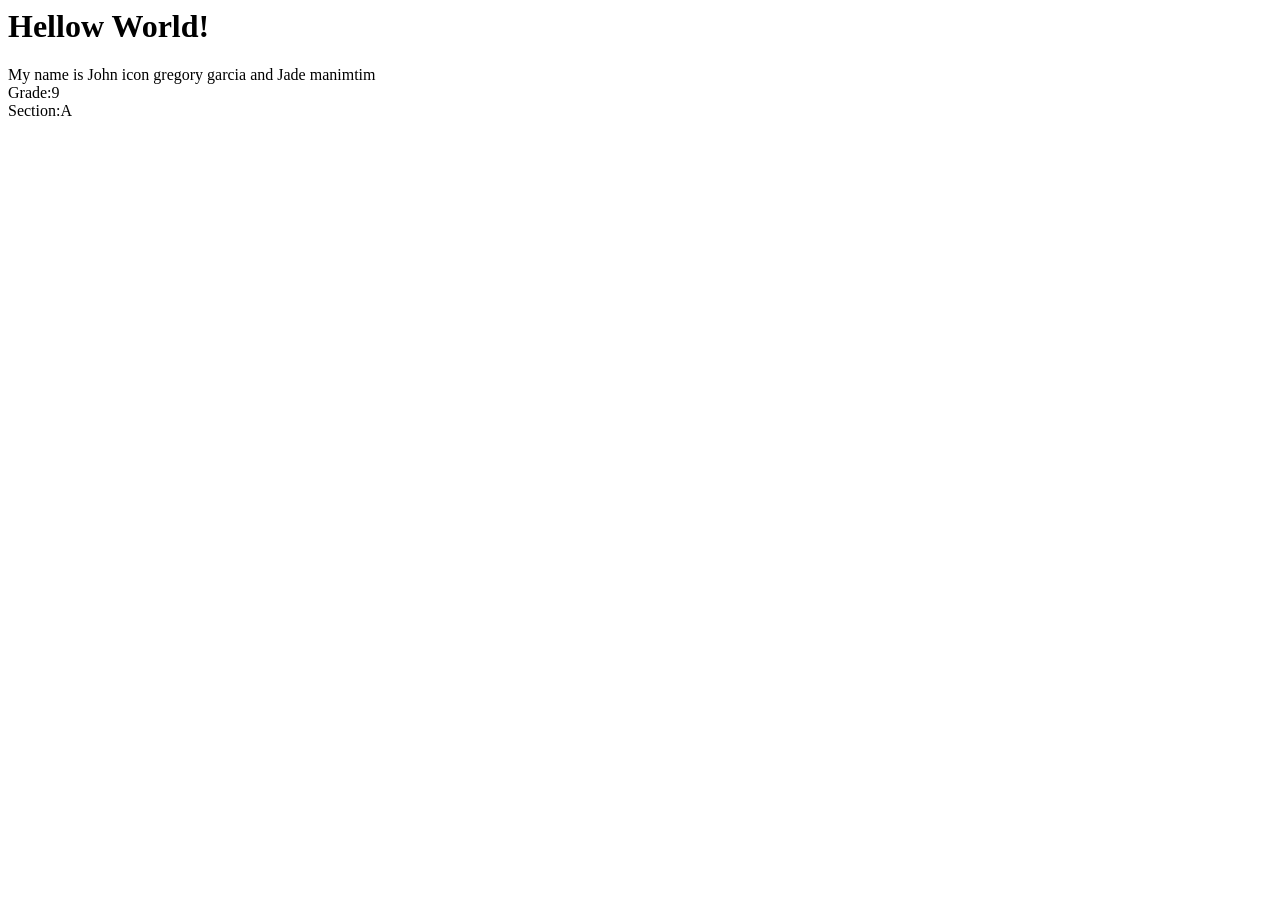
<file: index.html>
<HTML>
 <HEAD>
   <TITLE>ComputerAct1</title>
      <HEAD>
   <BODY>
      <h1>Hellow World!</h1>
      <p>My name is John icon gregory garcia and Jade manimtim<br>Grade:9<br>Section:A<p>
     </BODY>
  </HTML>
</file>
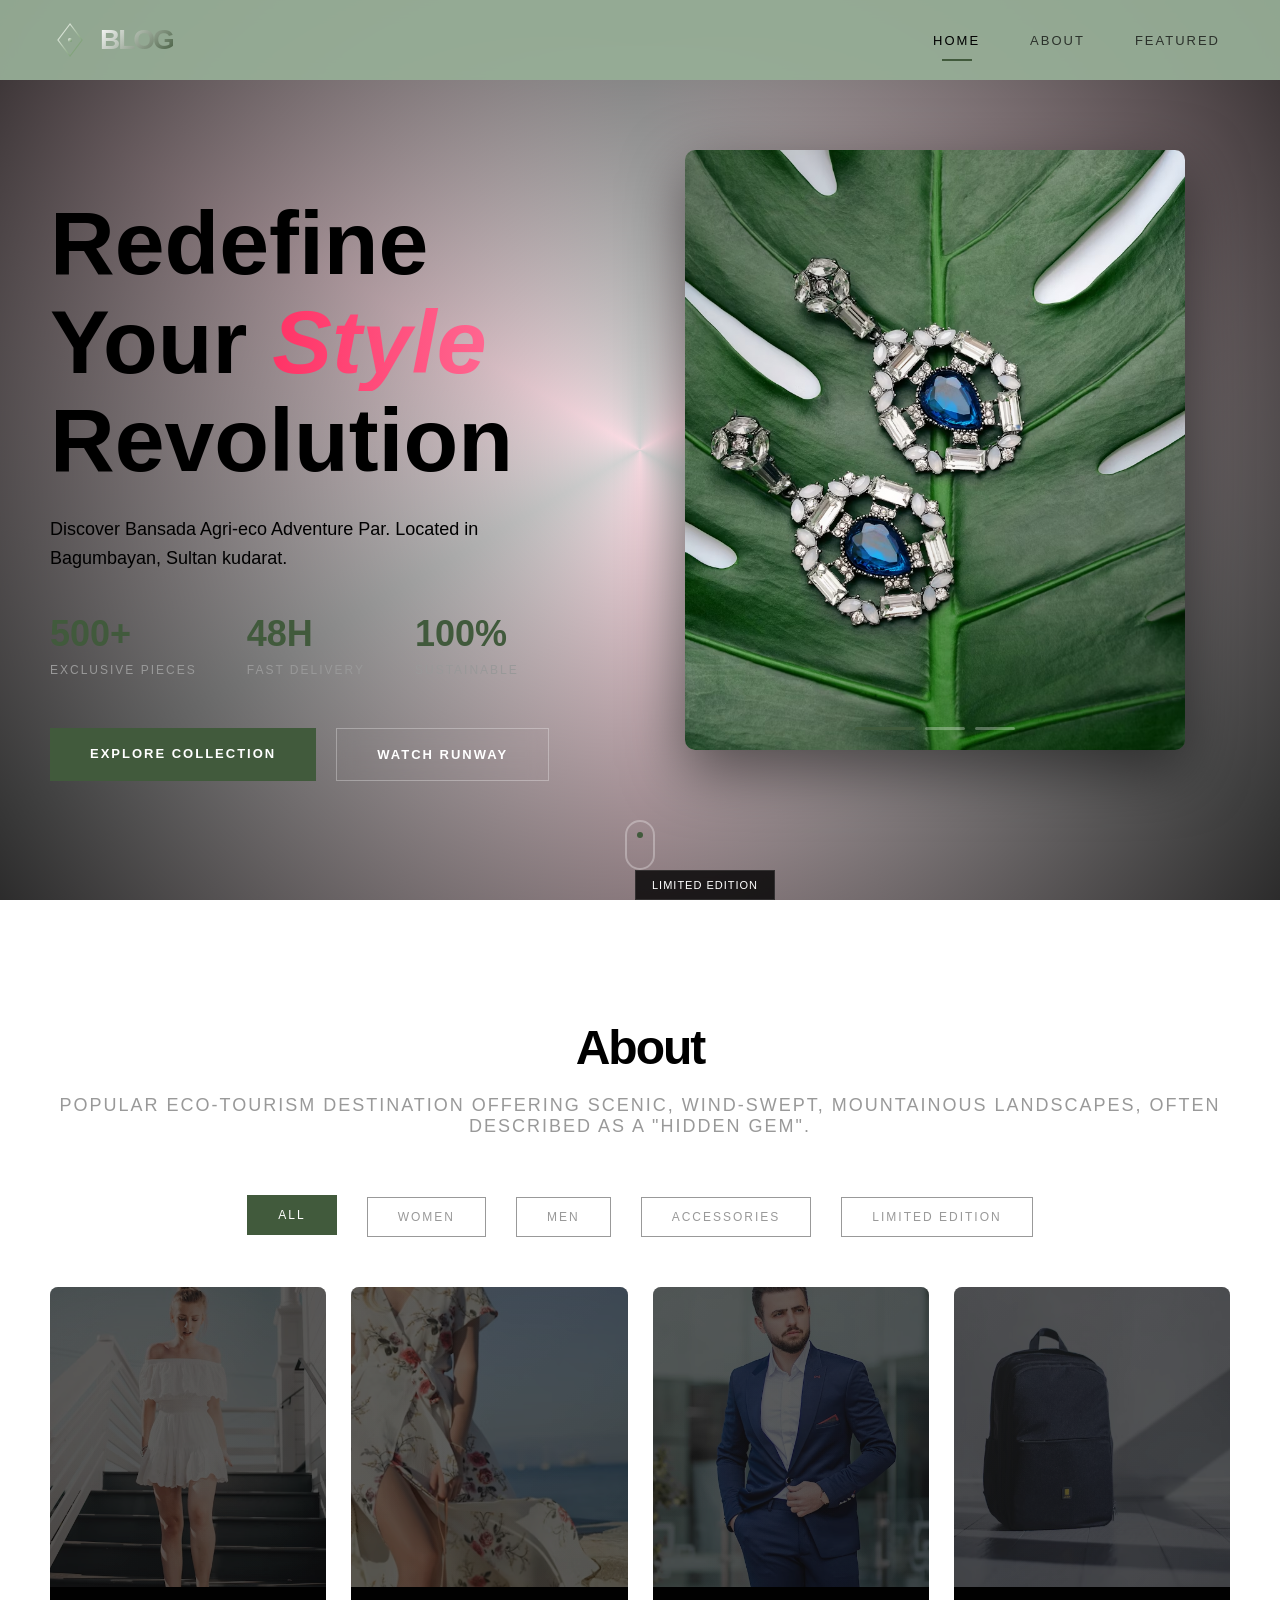
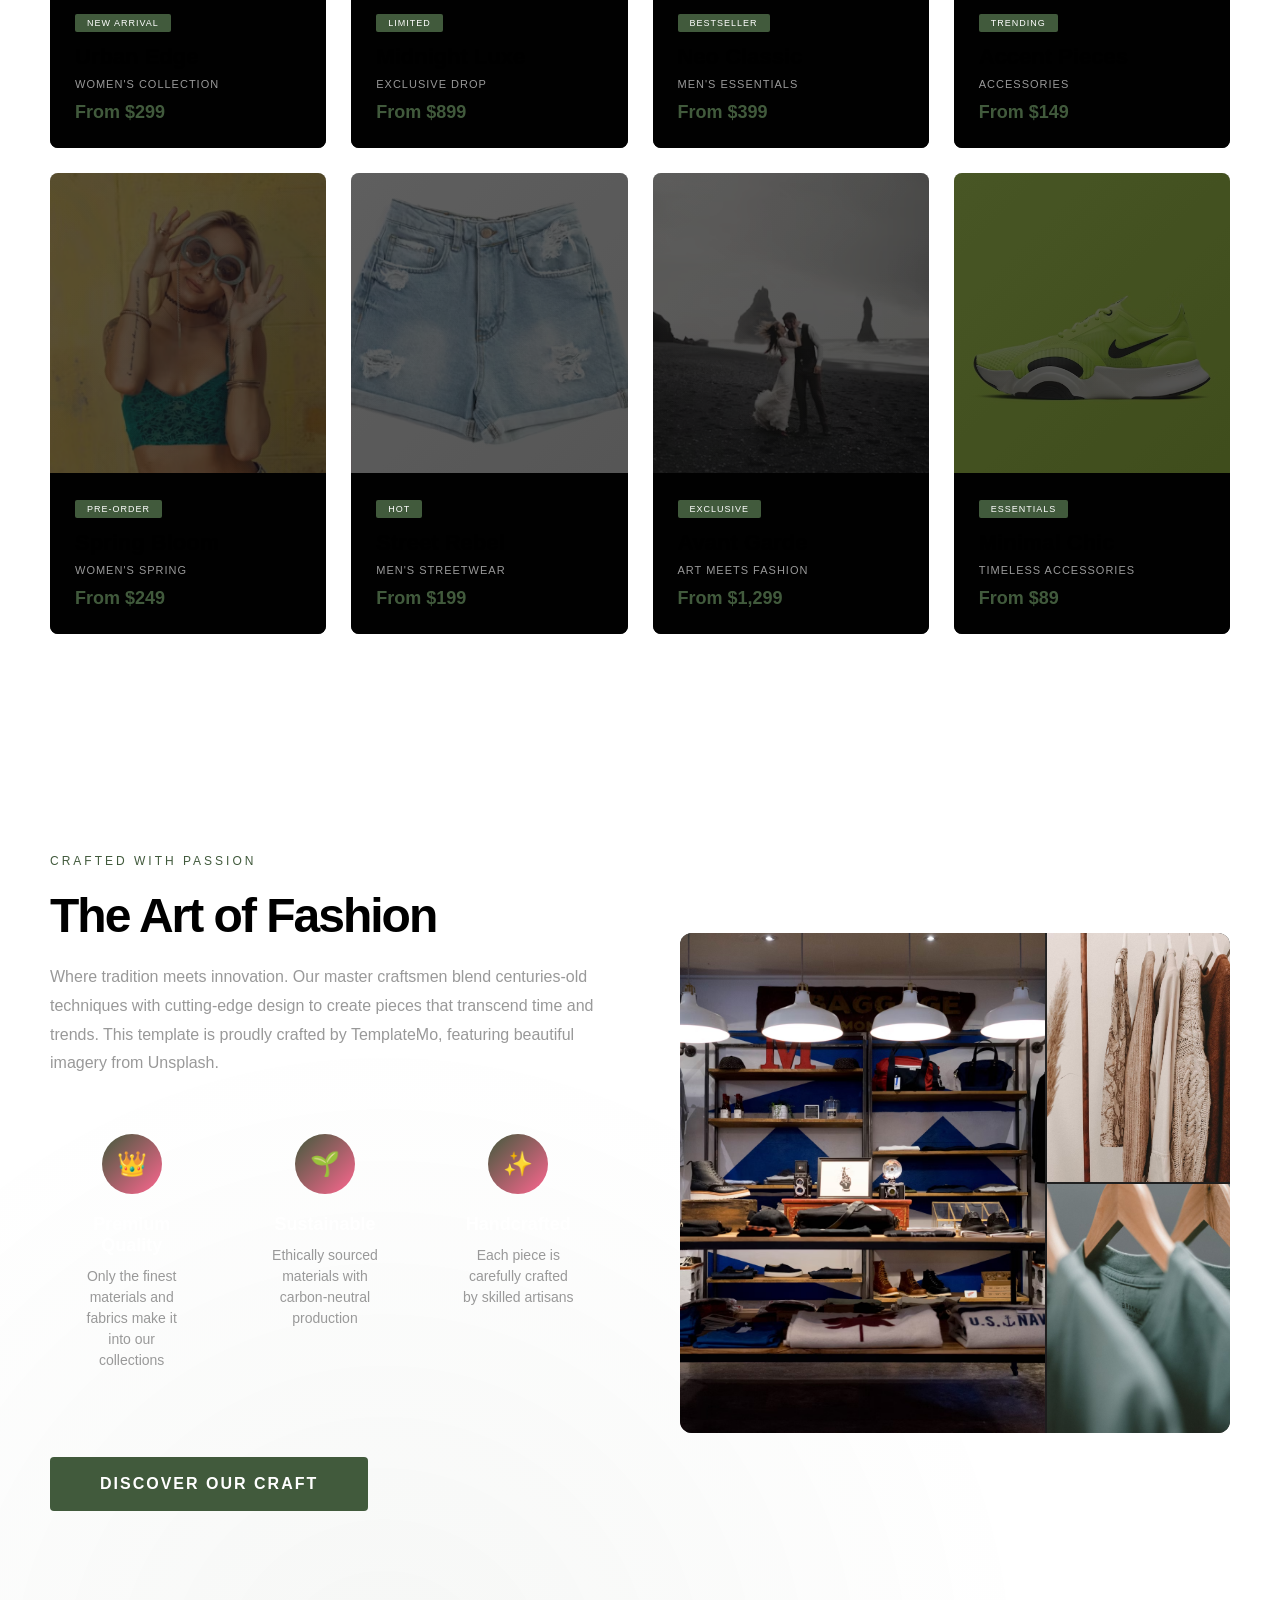
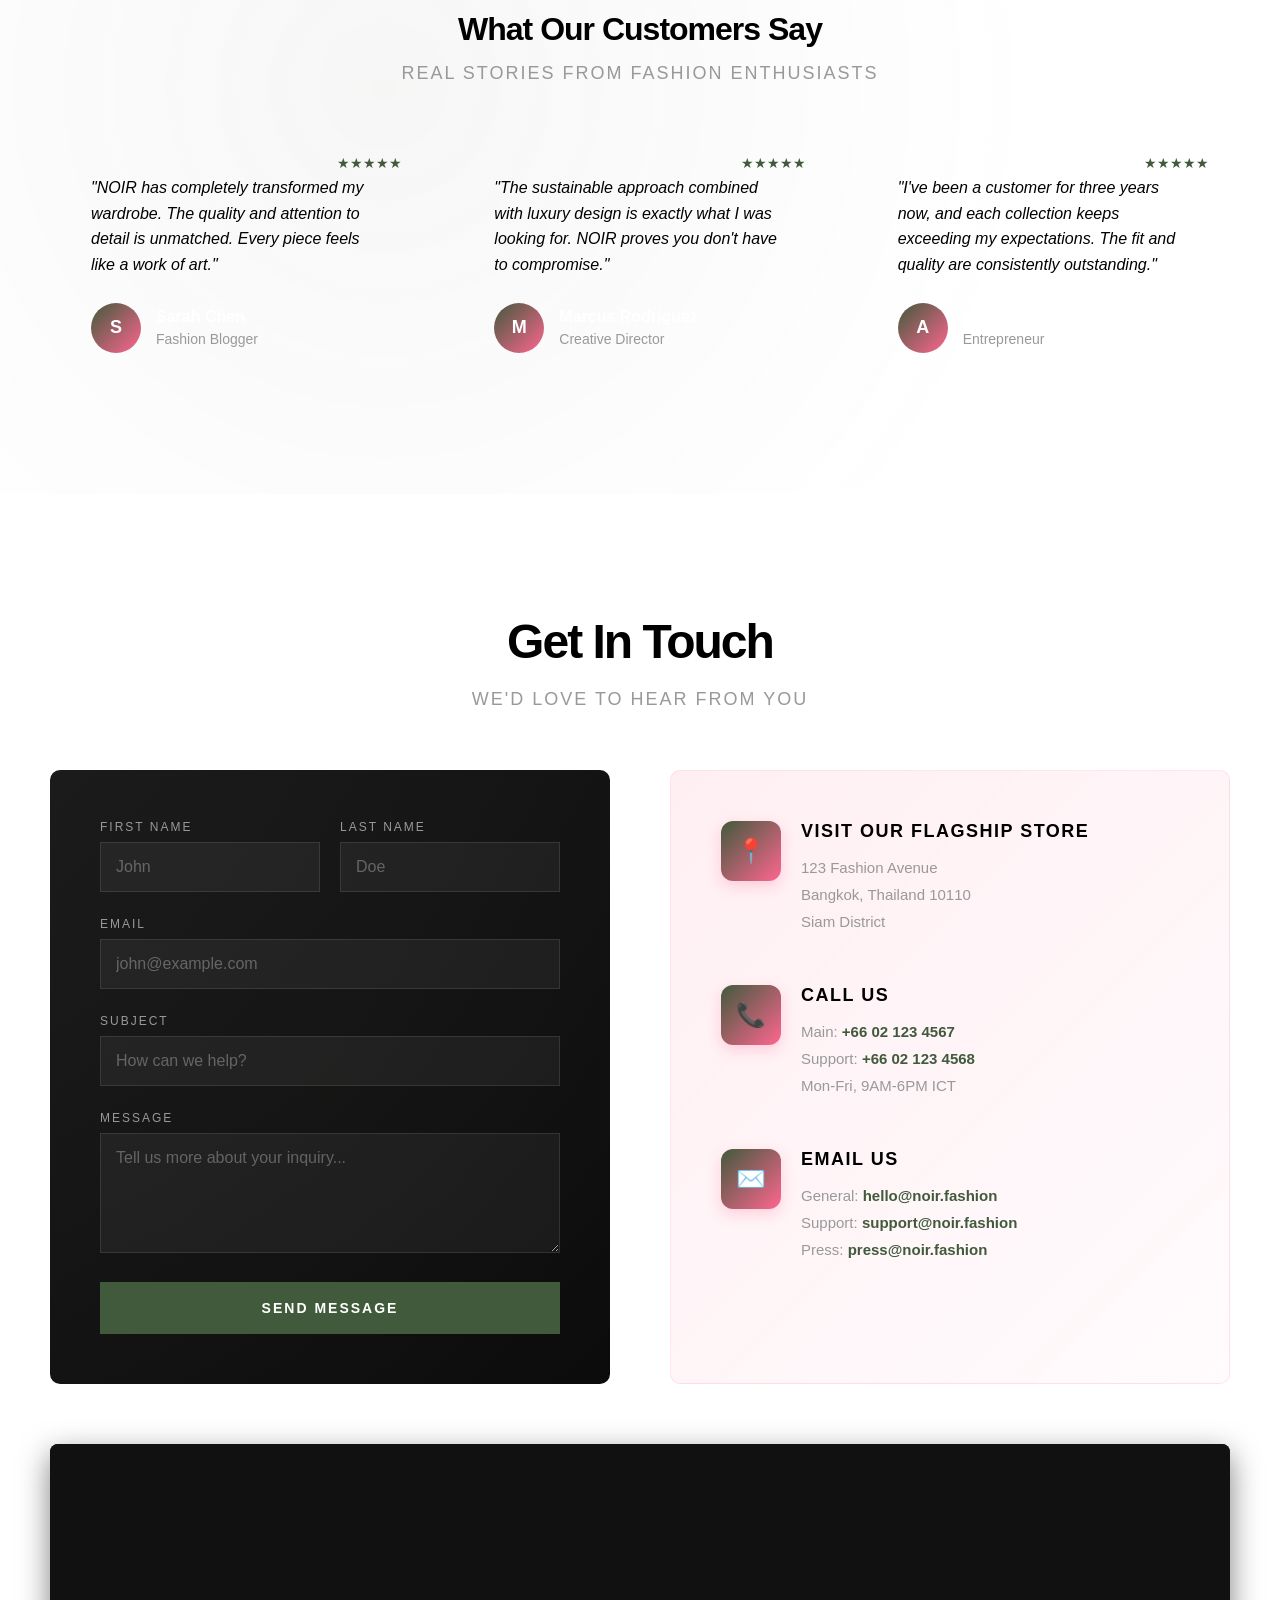
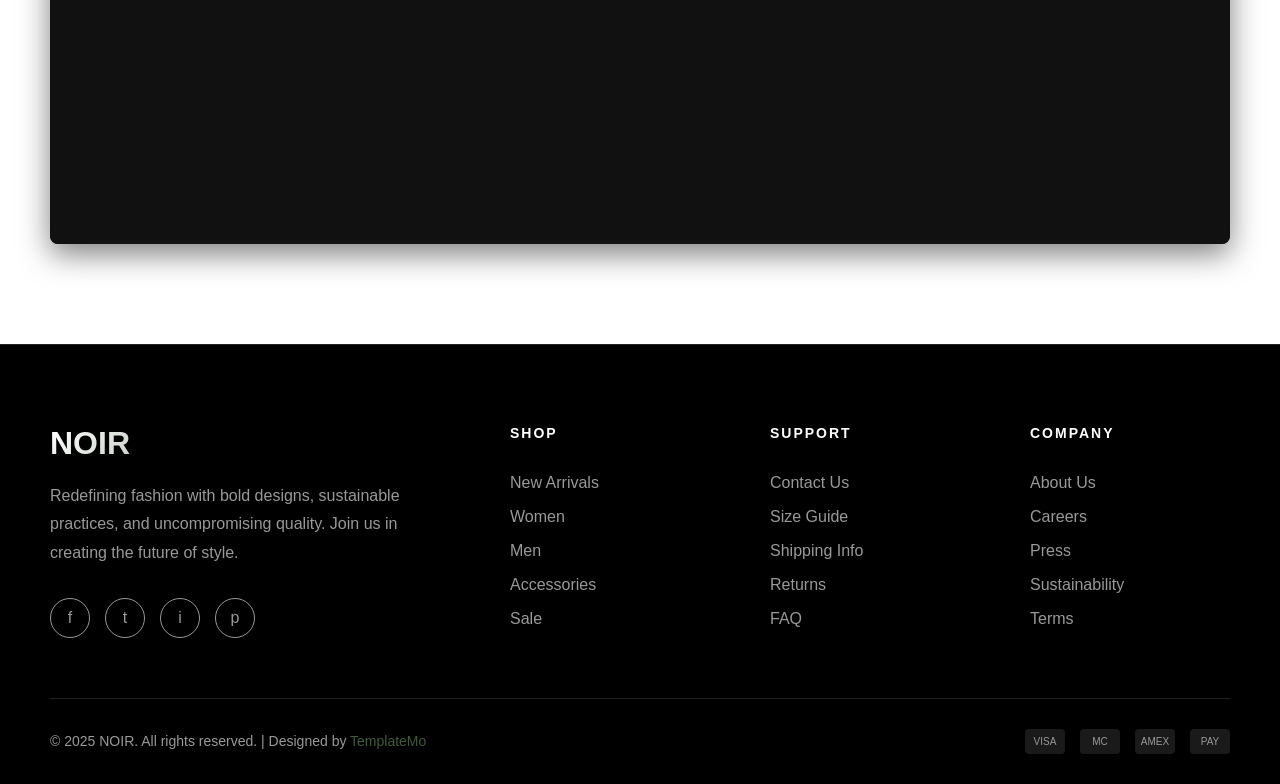
<file: templatemo_599_noir_fashion/index.html>
<!DOCTYPE html>
<html lang="en">
<head>
    <meta charset="UTF-8">
    <meta name="viewport" content="width=device-width, initial-scale=1.0">
    <title>Travel Blog</title>
    <link rel="stylesheet" href="templatemo-noir-fashion.css">
<!-- 
TemplateMo 599 Noir Fashion
https://templatemo.com/tm-599-noir-fashion
-->
</head>
<body>
    <nav id="navbar">
        <div class="nav-container">
            <a href="#home" class="logo-link">
                <svg class="logo-svg" viewBox="0 0 100 100" xmlns="http://www.w3.org/2000/svg">
                    <defs>
                        <linearGradient id="logoGrad" x1="0%" y1="0%" x2="100%" y2="100%">
                            <stop offset="0%" style="stop-color:#fff;stop-opacity:1" />
                            <stop offset="100%" style="stop-color:#5a8551;stop-opacity:1" />
                        </linearGradient>
                    </defs>
                    <polygon points="50,10 20,50 50,90 80,50" fill="none" stroke="url(#logoGrad)" stroke-width="3"/>
                    <circle cx="50" cy="50" r="5" fill="url(#logoGrad)"/>
                </svg>
                <span class="logo-text">BLOG</span>
            </a>
            <ul class="nav-links">
                <li><a href="#home" class="nav-link active">Home</a></li>
                <li><a href="#collections" class="nav-link">About</a></li>
                <li><a href="#featured" class="nav-link">Featured</a></li>
                
            </ul>
            <div class="menu-toggle" id="menuToggle">
                <span></span>
                <span></span>
                <span></span>
            </div>
        </div>
    </nav>

    <div class="mobile-nav" id="mobileNav">
        <ul class="mobile-nav-links">
            <li><a href="#home">Home</a></li>
            <li><a href="#collections">About</a></li>
            <li><a href="#featured">Featured</a></li>
        </ul>
    </div>

    <section class="hero" id="home">
        <div class="hero-bg"></div>
        <div class="hero-container">
            <div class="hero-left">
                <h1 class="hero-title">
                    <span class="line"><span>Redefine</span></span>
                    <span class="line"><span>Your <span class="accent">Style</span></span></span>
                    <span class="line"><span>Revolution</span></span>
                </h1>
                <p class="hero-description">
                    Discover Bansada Agri-eco Adventure Par. Located in Bagumbayan, Sultan kudarat.
                </p>
                <div class="hero-stats">
                    <div class="stat">
                        <span class="stat-number">500+</span>
                        <span class="stat-label">Exclusive Pieces</span>
                    </div>
                    <div class="stat">
                        <span class="stat-number">48H</span>
                        <span class="stat-label">Fast Delivery</span>
                    </div>
                    <div class="stat">
                        <span class="stat-number">100%</span>
                        <span class="stat-label">Sustainable</span>
                    </div>
                </div>
                <div class="cta-group">
                    <a href="#collections" class="cta-button primary">Explore Collection</a>
                    <a href="#featured" class="cta-button outline">Watch Runway</a>
                </div>
            </div>
            <div class="hero-right">
                <div class="hero-image-wrapper">
                    <div class="hero-carousel">
                        <div class="carousel-slide active">
                            <img src="images/noir-fashion-hero-01.avif" alt="Fashion Model 1">
                        </div>
                        <div class="carousel-slide">
                            <img src="images/noir-fashion-hero-02.avif" alt="Fashion Model 2">
                        </div>
                        <div class="carousel-slide">
                            <img src="images/noir-fashion-hero-03.avif" alt="Fashion Model 3">
                        </div>
                        <div class="carousel-overlay"></div>
                        <div class="carousel-indicators">
                            <span class="indicator active" data-slide="0"></span>
                            <span class="indicator" data-slide="1"></span>
                            <span class="indicator" data-slide="2"></span>
                        </div>
                    </div>
                    <div class="floating-tags">
                        <div class="tag">Limited Edition</div>
                        <div class="tag">Handcrafted</div>
                        <div class="tag">Premium Quality</div>
                    </div>
                </div>
            </div>
        </div>
        <div class="scroll-indicator">
            <span></span>
        </div>
    </section>

    <section class="collections" id="collections">
        <div class="section-header">
            <h2 class="section-title">About</h2>
            <p class="section-subtitle">Popular eco-tourism destination offering scenic, wind-swept, mountainous landscapes, often described as a "hidden gem". </p>
        </div>
        
        <div class="category-tabs">
            <button class="tab-btn active" data-category="all">All</button>
            <button class="tab-btn" data-category="women">Women</button>
            <button class="tab-btn" data-category="men">Men</button>
            <button class="tab-btn" data-category="accessories">Accessories</button>
            <button class="tab-btn" data-category="limited">Limited Edition</button>
        </div>

        <div class="grid" id="collectionsGrid">
            <div class="collection-card" data-category="women">
                <div class="collection-thumbnail">
                    <img src="images/urban-edge.avif" alt="Urban Edge Women's Collection">
                </div>
                <div class="card-content">
                    <span class="card-badge">New Arrival</span>
                    <h3 class="card-title">Urban Edge</h3>
                    <p class="card-subtitle">Women's Collection</p>
                    <p class="card-price">From $299</p>
                </div>
            </div>
            <div class="collection-card" data-category="limited">
                <div class="collection-thumbnail">
                    <img src="images/midnight-luxe.avif" alt="Midnight Luxe Limited Edition">
                </div>
                <div class="card-content">
                    <span class="card-badge">Limited</span>
                    <h3 class="card-title">Midnight Luxe</h3>
                    <p class="card-subtitle">Exclusive Drop</p>
                    <p class="card-price">From $899</p>
                </div>
            </div>
            <div class="collection-card" data-category="men">
                <div class="collection-thumbnail">
                    <img src="images/neo-classic.avif" alt="Neo Classic Men's Essentials">
                </div>
                <div class="card-content">
                    <span class="card-badge">Bestseller</span>
                    <h3 class="card-title">Neo Classic</h3>
                    <p class="card-subtitle">Men's Essentials</p>
                    <p class="card-price">From $399</p>
                </div>
            </div>
            <div class="collection-card" data-category="accessories">
                <div class="collection-thumbnail">
                    <img src="images/accent-pieces.avif" alt="Accent Pieces Accessories">
                </div>
                <div class="card-content">
                    <span class="card-badge">Trending</span>
                    <h3 class="card-title">Accent Pieces</h3>
                    <p class="card-subtitle">Accessories</p>
                    <p class="card-price">From $149</p>
                </div>
            </div>
            <div class="collection-card" data-category="women">
                <div class="collection-thumbnail">
                    <img src="images/spring-bloom.avif" alt="Spring Bloom Women's Spring">
                </div>
                <div class="card-content">
                    <span class="card-badge">Pre-Order</span>
                    <h3 class="card-title">Spring Bloom</h3>
                    <p class="card-subtitle">Women's Spring</p>
                    <p class="card-price">From $249</p>
                </div>
            </div>
            <div class="collection-card" data-category="men">
                <div class="collection-thumbnail">
                    <img src="images/street-rebel.avif" alt="Street Rebel Men's Streetwear">
                </div>
                <div class="card-content">
                    <span class="card-badge">Hot</span>
                    <h3 class="card-title">Street Rebel</h3>
                    <p class="card-subtitle">Men's Streetwear</p>
                    <p class="card-price">From $199</p>
                </div>
            </div>
            <div class="collection-card" data-category="limited">
                <div class="collection-thumbnail">
                    <img src="images/avant-garde.avif" alt="Avant Garde Art Meets Fashion">
                </div>
                <div class="card-content">
                    <span class="card-badge">Exclusive</span>
                    <h3 class="card-title">Avant Garde</h3>
                    <p class="card-subtitle">Art Meets Fashion</p>
                    <p class="card-price">From $1,299</p>
                </div>
            </div>
            <div class="collection-card" data-category="accessories">
                <div class="collection-thumbnail">
                    <img src="images/minimal-chic.avif" alt="Minimal Chic Timeless Accessories">
                </div>
                <div class="card-content">
                    <span class="card-badge">Essentials</span>
                    <h3 class="card-title">Minimal Chic</h3>
                    <p class="card-subtitle">Timeless Accessories</p>
                    <p class="card-price">From $89</p>
                </div>
            </div>
        </div>
    </section>

    <section class="featured" id="featured">
        <div class="featured-container">
            <div class="featured-hero">
                <div class="featured-content">
                    <span class="label">Crafted with Passion</span>
                    <h2>The Art of Fashion</h2>
                    <p>Where tradition meets innovation. Our master craftsmen blend centuries-old techniques with cutting-edge design to create pieces that transcend time and trends. This template is proudly crafted by TemplateMo, featuring beautiful imagery from Unsplash.</p>
                    
                    <div class="feature-highlights">
                        <div class="highlight-item">
                            <div class="highlight-icon">👑</div>
                            <div class="highlight-title">Premium Quality</div>
                            <div class="highlight-desc">Only the finest materials and fabrics make it into our collections</div>
                        </div>
                        <div class="highlight-item">
                            <div class="highlight-icon">🌱</div>
                            <div class="highlight-title">Sustainable</div>
                            <div class="highlight-desc">Ethically sourced materials with carbon-neutral production</div>
                        </div>
                        <div class="highlight-item">
                            <div class="highlight-icon">✨</div>
                            <div class="highlight-title">Handcrafted</div>
                            <div class="highlight-desc">Each piece is carefully crafted by skilled artisans</div>
                        </div>
                    </div>
                    
                    <a href="#collections" class="feature-cta">Discover Our Craft</a>
                </div>
                
                <div class="featured-image-section">
                    <div class="featured-image-grid">
                        <div class="featured-img">
                            <img src="images/art-of-fashion-01.avif" alt="Fashion Collection Showcase">
                        </div>
                        <div class="featured-img">
                            <img src="images/art-of-fashion-02.avif" alt="Luxury Fashion Details">
                        </div>
                        <div class="featured-img">
                            <img src="images/art-of-fashion-03.avif" alt="Artisan Craftsmanship">
                        </div>
                    </div>
                </div>
            </div>
            
            <div class="testimonials">
                <div class="testimonials-header">
                    <h3>What Our Customers Say</h3>
                    <p class="section-subtitle">Real stories from fashion enthusiasts</p>
                </div>
                
                <div class="testimonials-grid">
                    <div class="testimonial-card">
                        <div class="testimonial-rating">★★★★★</div>
                        <div class="testimonial-quote">
                            "NOIR has completely transformed my wardrobe. The quality and attention to detail is unmatched. Every piece feels like a work of art."
                        </div>
                        <div class="testimonial-author">
                            <div class="author-avatar">S</div>
                            <div class="author-info">
                                <h4>Sarah Chen</h4>
                                <p>Fashion Blogger</p>
                            </div>
                        </div>
                    </div>
                    
                    <div class="testimonial-card">
                        <div class="testimonial-rating">★★★★★</div>
                        <div class="testimonial-quote">
                            "The sustainable approach combined with luxury design is exactly what I was looking for. NOIR proves you don't have to compromise."
                        </div>
                        <div class="testimonial-author">
                            <div class="author-avatar">M</div>
                            <div class="author-info">
                                <h4>Marcus Rodriguez</h4>
                                <p>Creative Director</p>
                            </div>
                        </div>
                    </div>
                    
                    <div class="testimonial-card">
                        <div class="testimonial-rating">★★★★★</div>
                        <div class="testimonial-quote">
                            "I've been a customer for three years now, and each collection keeps exceeding my expectations. The fit and quality are consistently outstanding."
                        </div>
                        <div class="testimonial-author">
                            <div class="author-avatar">A</div>
                            <div class="author-info">
                                <h4>Alexandra Kim</h4>
                                <p>Entrepreneur</p>
                            </div>
                        </div>
                    </div>
                </div>
            </div>
        </div>
    </section>

    <section class="contact" id="contact">
        <div class="contact-container">
            <div class="contact-header">
                <h2 class="section-title">Get In Touch</h2>
                <p class="section-subtitle">We'd love to hear from you</p>
            </div>
            
            <div class="contact-content">
                <div class="contact-form-wrapper">
                    <form id="contactForm">
                        <div class="form-row">
                            <div class="form-group">
                                <label for="firstName">First Name</label>
                                <input type="text" id="firstName" name="firstName" placeholder="John" required>
                            </div>
                            <div class="form-group">
                                <label for="lastName">Last Name</label>
                                <input type="text" id="lastName" name="lastName" placeholder="Doe" required>
                            </div>
                        </div>
                        <div class="form-group">
                            <label for="email">Email</label>
                            <input type="email" id="email" name="email" placeholder="john@example.com" required>
                        </div>
                        <div class="form-group">
                            <label for="subject">Subject</label>
                            <input type="text" id="subject" name="subject" placeholder="How can we help?" required>
                        </div>
                        <div class="form-group">
                            <label for="message">Message</label>
                            <textarea id="message" name="message" placeholder="Tell us more about your inquiry..." required></textarea>
                        </div>
                        <button type="submit" class="form-submit">Send Message</button>
                    </form>
                </div>
                
                <div class="contact-info">
                    <div class="info-item">
                        <div class="info-icon">📍</div>
                        <div class="info-content">
                            <h3>Visit Our Flagship Store</h3>
                            <p>123 Fashion Avenue<br>
                            Bangkok, Thailand 10110<br>
                            Siam District</p>
                        </div>
                    </div>
                    
                    <div class="info-item">
                        <div class="info-icon">📞</div>
                        <div class="info-content">
                            <h3>Call Us</h3>
                            <p>Main: <a href="tel:+66021234567">+66 02 123 4567</a><br>
                            Support: <a href="tel:+66021234568">+66 02 123 4568</a><br>
                            Mon-Fri, 9AM-6PM ICT</p>
                        </div>
                    </div>
                    
                    <div class="info-item">
                        <div class="info-icon">✉️</div>
                        <div class="info-content">
                            <h3>Email Us</h3>
                            <p>General: <a href="mailto:hello@noir.fashion">hello@noir.fashion</a><br>
                            Support: <a href="mailto:support@noir.fashion">support@noir.fashion</a><br>
                            Press: <a href="mailto:press@noir.fashion">press@noir.fashion</a></p>
                        </div>
                    </div>
                </div>
            </div>
            
            <div class="map-section">
                <div class="map-container">
                    <iframe src="https://www.google.com/maps/embed?pb=!1m18!1m12!1m3!1d3875.551370220076!2d100.53515!3d13.730314!2m3!1f0!2f0!3f0!3m2!1i1024!2i768!4f13.1!3m3!1m2!1s0x30e2993fa2f8c6d9%3A0x92cf0e47c4c2ed08!2sSilom%20MRT%20Station!5e0!3m2!1sen!2sth!4v1697000000000" allowfullscreen="" loading="lazy" referrerpolicy="no-referrer-when-downgrade"></iframe>
                </div>
                </div>
            </div>
        </div>
    </section>

    <footer>
        <div class="footer-content">
            <div class="footer-brand">
                <h3>NOIR</h3>
                <p>Redefining fashion with bold designs, sustainable practices, and uncompromising quality. Join us in creating the future of style.</p>
                <div class="social-links">
                    <a href="#" class="social-link">f</a>
                    <a href="#" class="social-link">t</a>
                    <a href="#" class="social-link">i</a>
                    <a href="#" class="social-link">p</a>
                </div>
            </div>
            <div class="footer-column">
                <h4>Shop</h4>
                <ul>
                    <li><a href="#">New Arrivals</a></li>
                    <li><a href="#">Women</a></li>
                    <li><a href="#">Men</a></li>
                    <li><a href="#">Accessories</a></li>
                    <li><a href="#">Sale</a></li>
                </ul>
            </div>
            <div class="footer-column">
                <h4>Support</h4>
                <ul>
                    <li><a href="#">Contact Us</a></li>
                    <li><a href="#">Size Guide</a></li>
                    <li><a href="#">Shipping Info</a></li>
                    <li><a href="#">Returns</a></li>
                    <li><a href="#">FAQ</a></li>
                </ul>
            </div>
            <div class="footer-column">
                <h4>Company</h4>
                <ul>
                    <li><a href="#">About Us</a></li>
                    <li><a href="#">Careers</a></li>
                    <li><a href="#">Press</a></li>
                    <li><a href="#">Sustainability</a></li>
                    <li><a href="#">Terms</a></li>
                </ul>
            </div>
        </div>
        <div class="footer-bottom">
            <p>&copy; 2025 NOIR. All rights reserved. | Designed by <a href="https://templatemo.com" target="_blank" rel="nofollow" style="color: var(--accent); text-decoration: none;">TemplateMo</a></p>
            <div class="payment-methods">
                <div class="payment-icon">VISA</div>
                <div class="payment-icon">MC</div>
                <div class="payment-icon">AMEX</div>
                <div class="payment-icon">PAY</div>
            </div>
        </div>
    </footer>

    <script src="templatemo-noir-scripts.js"></script>
</body>
</html>
</file>
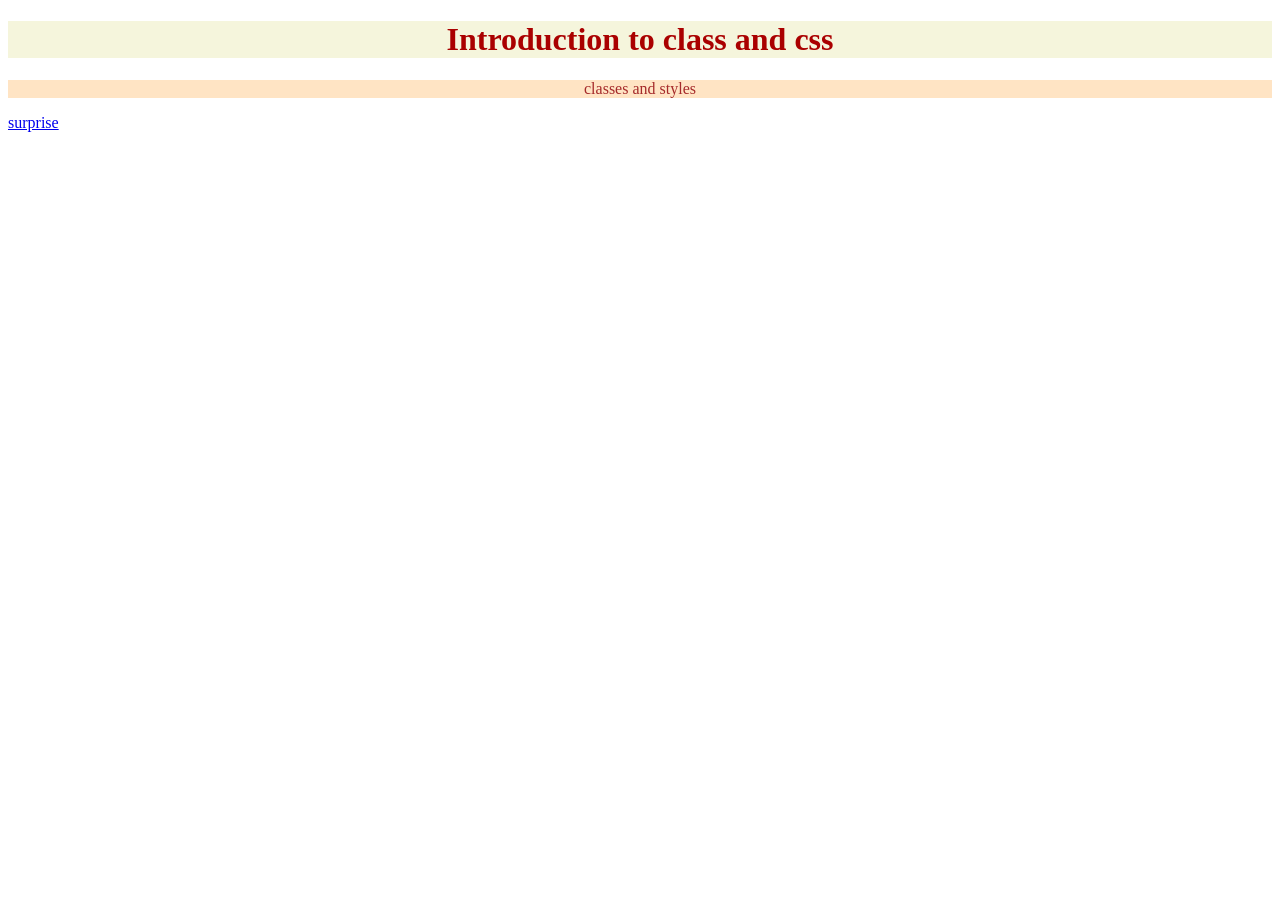
<file: engk.html>
<!DOCTYPE html>
<html lang="en">
<head>
    <style>
        .mygroup{
            color: rgb(170, 0, 0);
            text-align: center;
            background-color: beige;
        }

        .basta{
            color: brown;
            text-align: center;
            background-color: bisque;
        }
    </style>
    <meta charset="UTF-8">
    <meta name="viewport" content="width=device-width, initial-scale=1.0">
    <title>Document</title>
</head>
<body>
    <H1 class="mygroup"> Introduction to class and css</H1>
    <p class="basta"> classes and styles</p>
    <a href="alden pogi.jpg"> surprise</a>
</body>
</html>
</file>
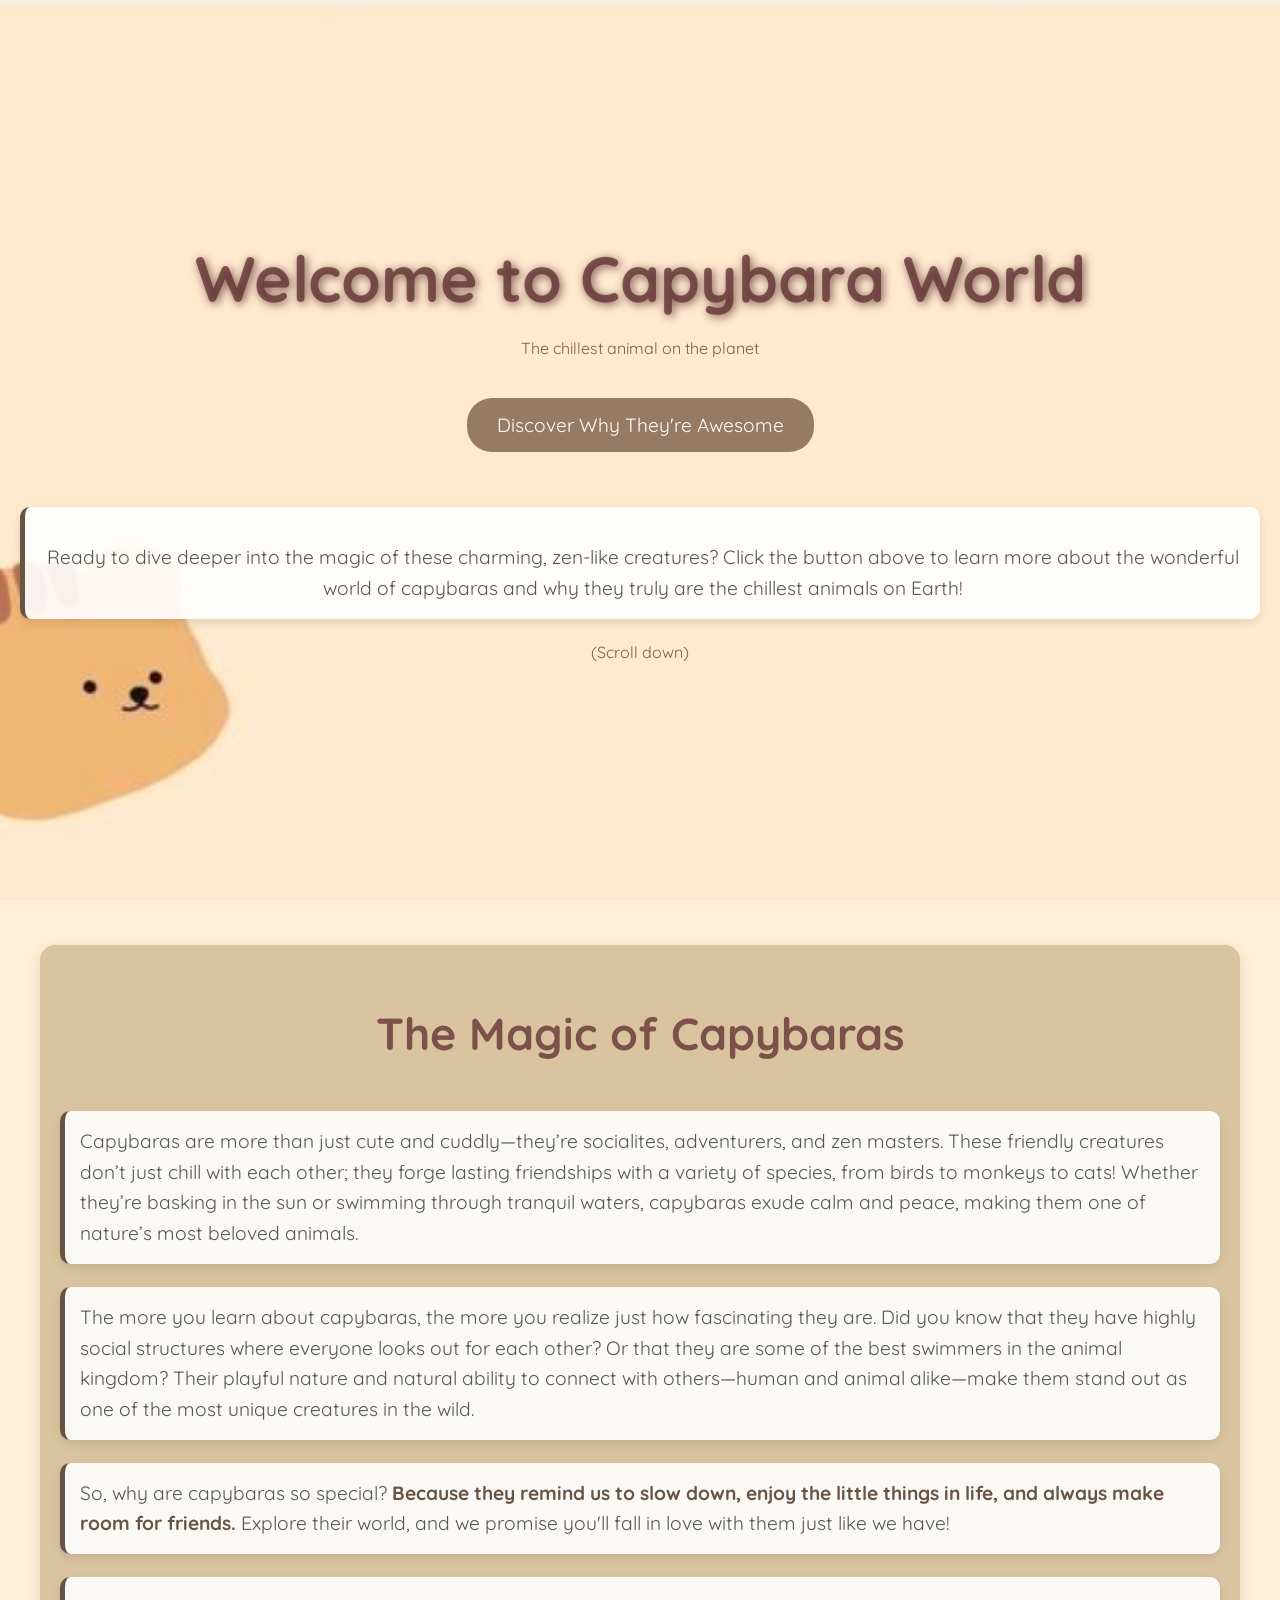
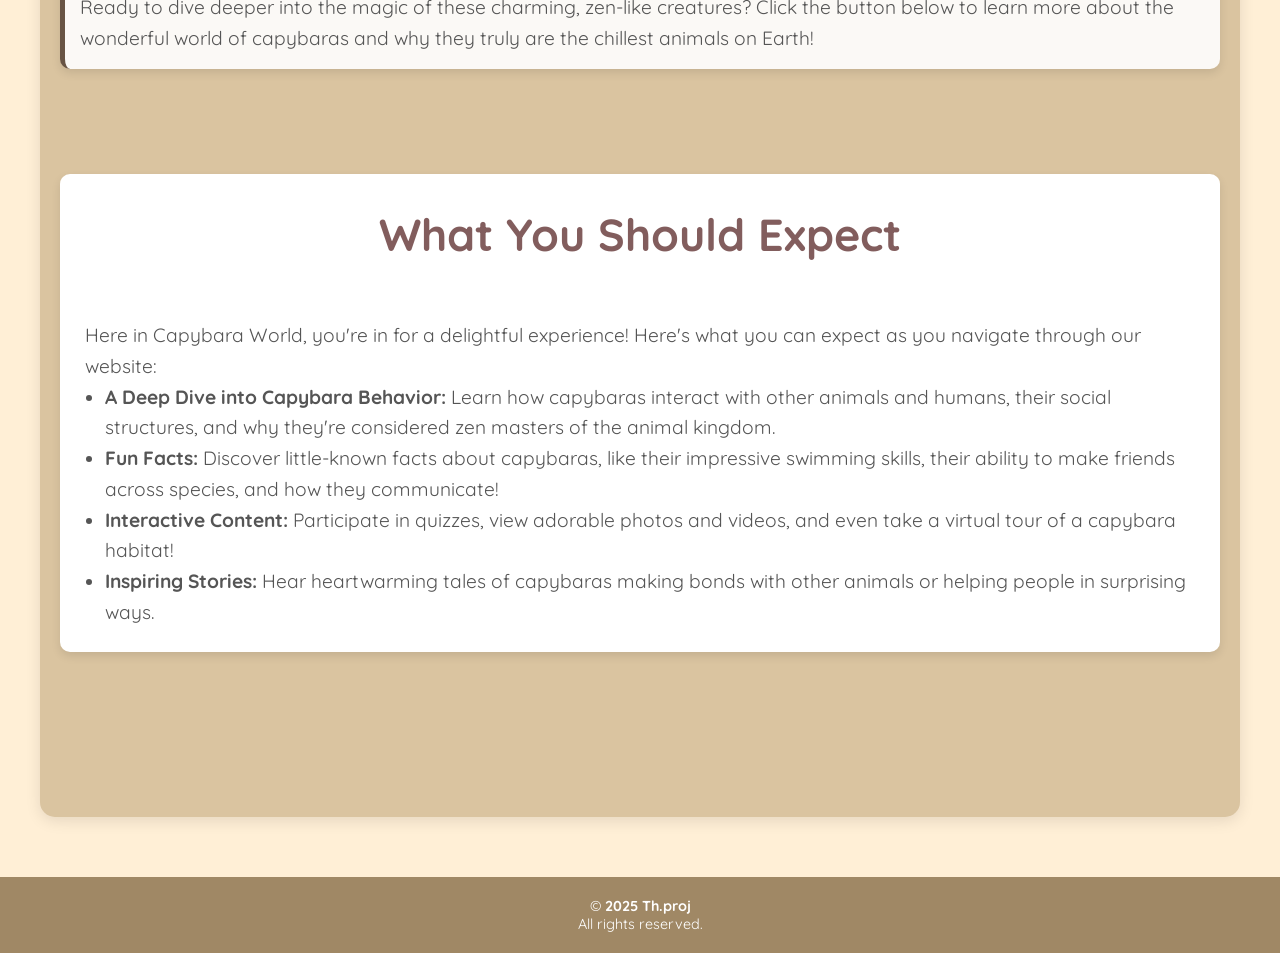
<file: landingpage1.html>
<!DOCTYPE html>
<html lang="en">
<head>
  <meta charset="UTF-8" />
  <meta name="viewport" content="width=device-width, initial-scale=1" />
  <title>Capybara World</title>
  <link href="https://fonts.googleapis.com/css2?family=Quicksand:wght@400;700&display=swap" rel="stylesheet" />
  <style>
    * {
      box-sizing: border-box;
      margin: 0;
      padding: 0;
    }

    body {
      font-family: 'Quicksand', sans-serif;
      background-color: #ffefd6;
      color: #333;
      scroll-behavior: smooth;
    }

    header {
      background:  url(beige.jpg) no-repeat center center/cover;
      height: 100vh;
      color: rgba(99, 53, 53, 0.801);
      display: flex;
      flex-direction: column;
      justify-content: center;
      align-items: center;
      text-align: center;
      padding: 0 20px;
    }

    header h1 {
      font-size: 4rem;
      text-shadow: 2px 2px 10px rgba(99, 53, 53, 0.801);
      animation: fadeInUp 2s ease-out;
    }

    header p {
      font-size: -1.5rem;
      margin-top: 20px;
      animation: fadeInUp 3s ease-out;
    }

    .cta-button {
    margin-top: 40px;
    background-color: #967a64;
    padding: 15px 30px;
    font-size: 1.2rem;
    color: white;
    border: none;
    border-radius: 25px;
    cursor: pointer;
    transition: transform 0.3s ease, background-color 0.3s ease;
    text-decoration: none;
    }

   .cta-button:hover {
    background-color: #bea38a;
    transform: scale(1.1);
    }

@keyframes
fadeInUp {
from {
opacity: 0;
transform: translateY(20px);
}
to {
opacity: 1;
transform: translateY(0);
}
}

@keyframes
 scrollAnim {
0% {
opacity: 1;
transform: translateY(0);
}
50% {
opacity: 0.5;
transform: translateY(10px);
}
100% {
opacity: 1;
transform: translateY(0);
}
}

    section {
    padding: 60px 20px;
    max-width: 1200px;
    margin: auto;
    background-color: rgba(218, 196, 160);
    box-shadow: 0 4px 15px rgba(0, 0, 0, 0.1);
    border-radius: 15px;
    margin-top: 45px;
    }

    section h2 {
    text-align: center;
    margin-bottom: 50px;
    font-size: 2.8rem;
    color: rgba(99, 53, 53, 0.801);
    animation: fadeInUp 2s ease-out;
    }

   .description-content {
    color: #555;
    font-size: 1.2rem;
    line-height: 1.6;
    background: rgba(255, 255, 255, 0.9);
    padding: 15px;
    border-left: 5px solid #685444;
    margin-bottom: 23px;
    border-radius: 10px;
    max-height: 200px; 
    overflow-y: auto; 
    box-shadow: 0 4px 10px rgba(0, 0, 0, 0.1); 
    }

    .highlight {
    color: #685444;
    font-weight: 700;
}

    footer {
    background: #9c8a7e;
    color: white;
    text-align: center;
    padding: 20px 10px;
    font-size: 0.9rem;
}

    .expectation-box {
    background-color: #fff;
    padding: 25px;
    margin: 105px;
    border-radius: 10px;
    box-shadow: 0 4px 10px rgba(0, 0, 0, 0.1);
    margin-left: auto;
    margin-right: auto;
    color: #555;
    font-size: 1.2rem;
    line-height: 1.6;
    animation: fadeInUp 3s ease-out;
}

   .expectation-box ul {
  list-style-type: disc;
  margin-left: 20px;
}

   .cta-button {
    margin-top: 40x;
    margin-bottom: 55px;
}

@media
   (max-width: 768px) {
   header h1 {
   font-size: 3rem;
   }

   header p {
   font-size: 1.3rem;
   }

  section h2 {
  font-size: 2rem;
  }

 .cta-button {
  font-size: 1rem;
  }
  }

  footer {
    background: rgb(160, 136, 101);
    color: white;
    text-align: center;
    padding: 20px 10px;
    margin-top: 60px;
    font-size: 0.9rem;
  }

    
@media
 (max-width: 768px) {
      header h1 {
        font-size: 2.8rem;
      }

      header p {
        font-size: 1.2rem;
      }
    }

    .card img {
  width: 100%;
  height: 180px;
  object-fit: cover;
 }
  </style>
</head>
<body>

<header>
  <h1>Welcome to Capybara World</h1>
  <p>The chillest animal on the planet</p>
  <a href="C:\Users\Student-PC\Documents\Bucad\webpage.html" class="cta-button">Discover Why They're Awesome</a>

  <div class="description-content">
<p>Ready to dive deeper into the magic of these charming, zen-like creatures? Click the button above to learn more about the wonderful world of capybaras and why they truly are the chillest animals on Earth!</p>
</div>

  <div class="scroll-down">
    <span>(Scroll down)</span>
    <div class="arrow"></div>
  </div>
</header>
</header>

<section>
<h2>The Magic of Capybaras</h2>

<div class="description-content">
<p>Capybaras are more than just cute and cuddly—they’re socialites, adventurers, and zen masters. These friendly creatures don’t just chill with each other; they forge lasting friendships with a variety of species, from birds to monkeys to cats! Whether they’re basking in the sun or swimming through tranquil waters, capybaras exude calm and peace, making them one of nature’s most beloved animals.</p>
</div>
<div class="description-content">
<p>The more you learn about capybaras, the more you realize just how fascinating they are. Did you know that they have highly social structures where everyone looks out for each other? Or that they are some of the best swimmers in the animal kingdom? Their playful nature and natural ability to connect with others—human and animal alike—make them stand out as one of the most unique creatures in the wild.</p>
</div>

<div class="description-content">
<p>So, why are capybaras so special? <span class="highlight">Because they remind us to slow down, enjoy the little things in life, and always make room for friends.</span> Explore their world, and we promise you'll fall in love with them just like we have!</p>
</div>

<div class="description-content">
<p>Ready to dive deeper into the magic of these charming, zen-like creatures? Click the button below to learn more about the wonderful world of capybaras and why they truly are the chillest animals on Earth!</p>
</div>


<div class="expectation-box">
<h2>What You Should Expect</h2>

<p>Here in Capybara World, you're in for a delightful experience! Here's what you can expect as you navigate through our website:</p>
<ul>
<li><strong>A Deep Dive into Capybara Behavior:</strong> Learn how capybaras interact with other animals and humans, their social structures, and why they're considered zen masters of the animal kingdom.</li>
<li><strong>Fun Facts:</strong> Discover little-known facts about capybaras, like their impressive swimming skills, their ability to make friends across species, and how they communicate!</li>
<li><strong>Interactive Content:</strong> Participate in quizzes, view adorable photos and videos, and even take a virtual tour of a capybara habitat!</li>
<li><strong>Inspiring Stories:</strong> Hear heartwarming tales of capybaras making bonds with other animals or helping people in surprising ways.</li>
</ul>
</div>
</section>

<footer>
  <p>&copy; <b> 2025 Th.proj </b></p>
  <span>All rights reserved.</span>
</footer>

</body>
</html>
</file>
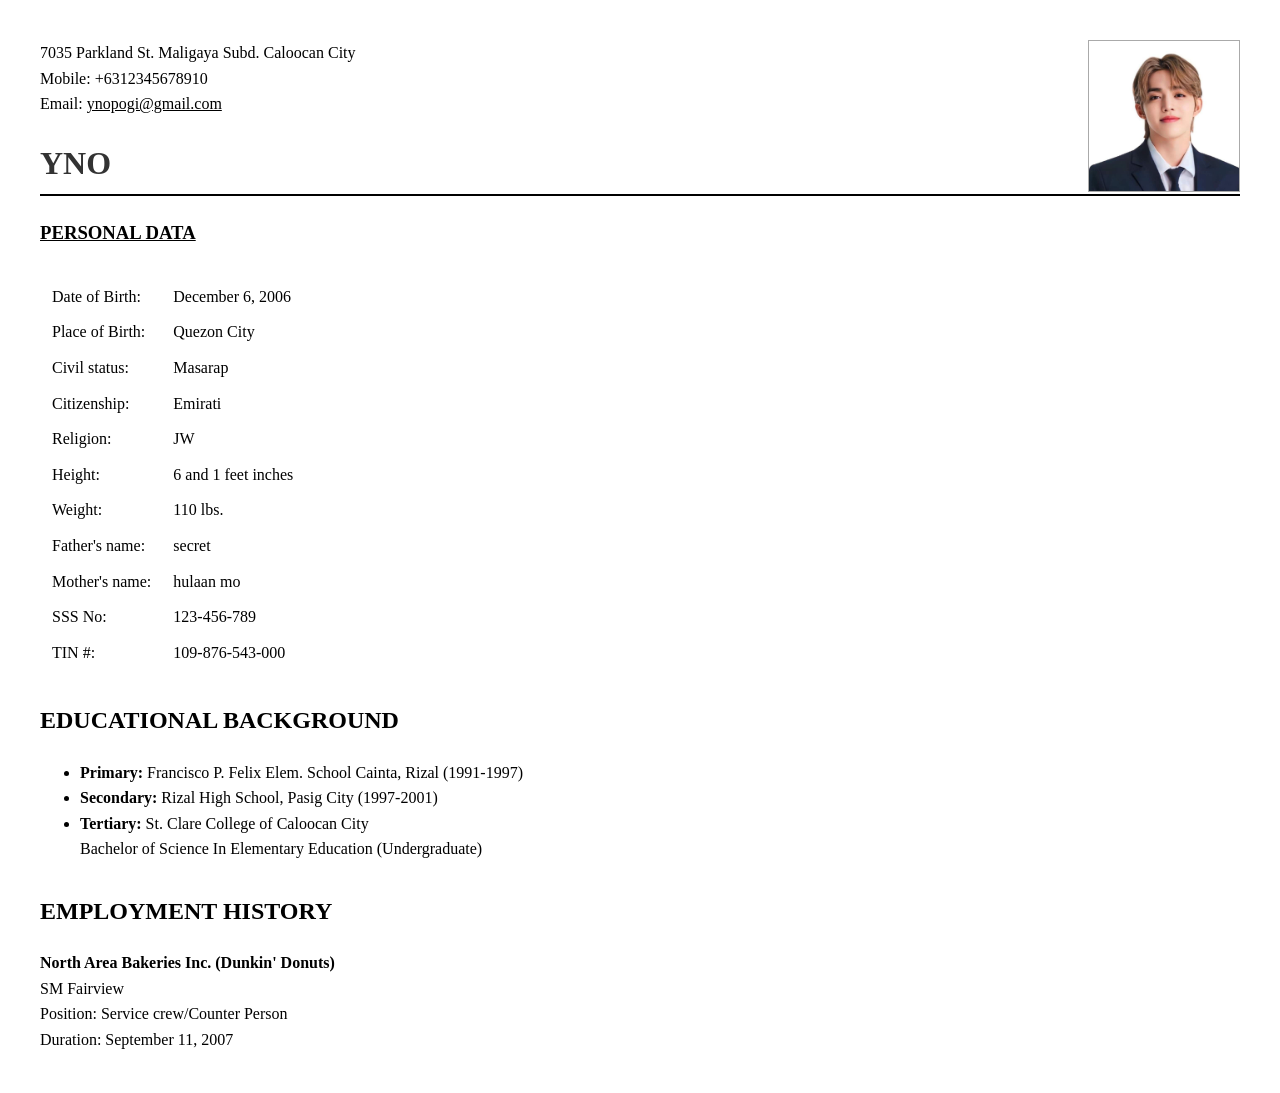
<file: pogi.html>
<!DOCTYPE html>
<html lang="en">
<head>
    <meta charset="UTF-8">
    <meta name="viewport" content="width=device-width, initial-scale=1.0">
    <title>Resume</title>
    
    <style>
        
    body{
        margin: 40px;
        line-height: 1.6;
    }

    h1{
        color: #333;
        border-bottom: 2px solid #000;
        padding-bottom: 5px;
    }

    .section{
        margin-top: 30px;
    }

    .profile-pic{
        float: right;
        width: 150px;
        height: auto;
        border: 1px solid #aaa;
    }

    .info-table td{
        padding: 4px 10px;
        vertical-align: top;
    }
    </style>
</head>
<body>

    <img src="1x1.jpg" alt="profile photo" class="profile-pic"

    <p>7035 Parkland St. Maligaya Subd. Caloocan City <br>
       Mobile: +6312345678910 <br>
       Email: <u>ynopogi@gmail.com</u></p>

    <h1>YNO</h1>

    <h3><b><u>PERSONAL DATA</u></b></h3>

    <div class="section">
    <table class="info-table">
        <tr><td> Date of Birth:</td><td>
        December 6, 2006</td></tr>

    <tr><td>Place of Birth:</td><td>
    Quezon City</td></tr>
    <tr><td>Civil status: </td><td>Masarap</td></tr>

    <tr><td>Citizenship: </td><td>Emirati</td></tr>

    <tr><td>Religion: </td><td>JW</td></tr>
    <tr><td>Height: </td><td>6 and 1 feet inches</td></tr>
    <tr><td>Weight: </td><td>110 lbs.</td></tr>

    <tr><td>Father's name: </td><td>secret</td></tr>
    <tr><td>Mother's name: </td><td>hulaan mo</td></tr>

    <tr><td>SSS No: </td><td>123-456-789</td></tr>
    <td>TIN #: </td><td>109-876-543-000</td></tr></tr>
    
    </table>
    </div>

    <div class="section">
        <h2>EDUCATIONAL BACKGROUND</h2>
        <ul>
            <li><strong>Primary: </strong>Francisco P. Felix Elem. School Cainta, Rizal (1991-1997)</li>
            <li><strong>Secondary: </strong>Rizal High School, Pasig City (1997-2001)</li>
            <li><strong>Tertiary: </strong>St. Clare College of Caloocan City<br>
                Bachelor of Science In Elementary Education (Undergraduate)
            </li>
        </ul>
    </div>

    <div class="section">
        <h2>EMPLOYMENT HISTORY</h2>
        <p><strong>North Area Bakeries Inc. (Dunkin' Donuts)</strong><br>
        SM Fairview<br>
        Position: Service crew/Counter Person<br>
        Duration: September 11, 2007
    </p>
    </div>
    

        
</body>
</html>
</file>
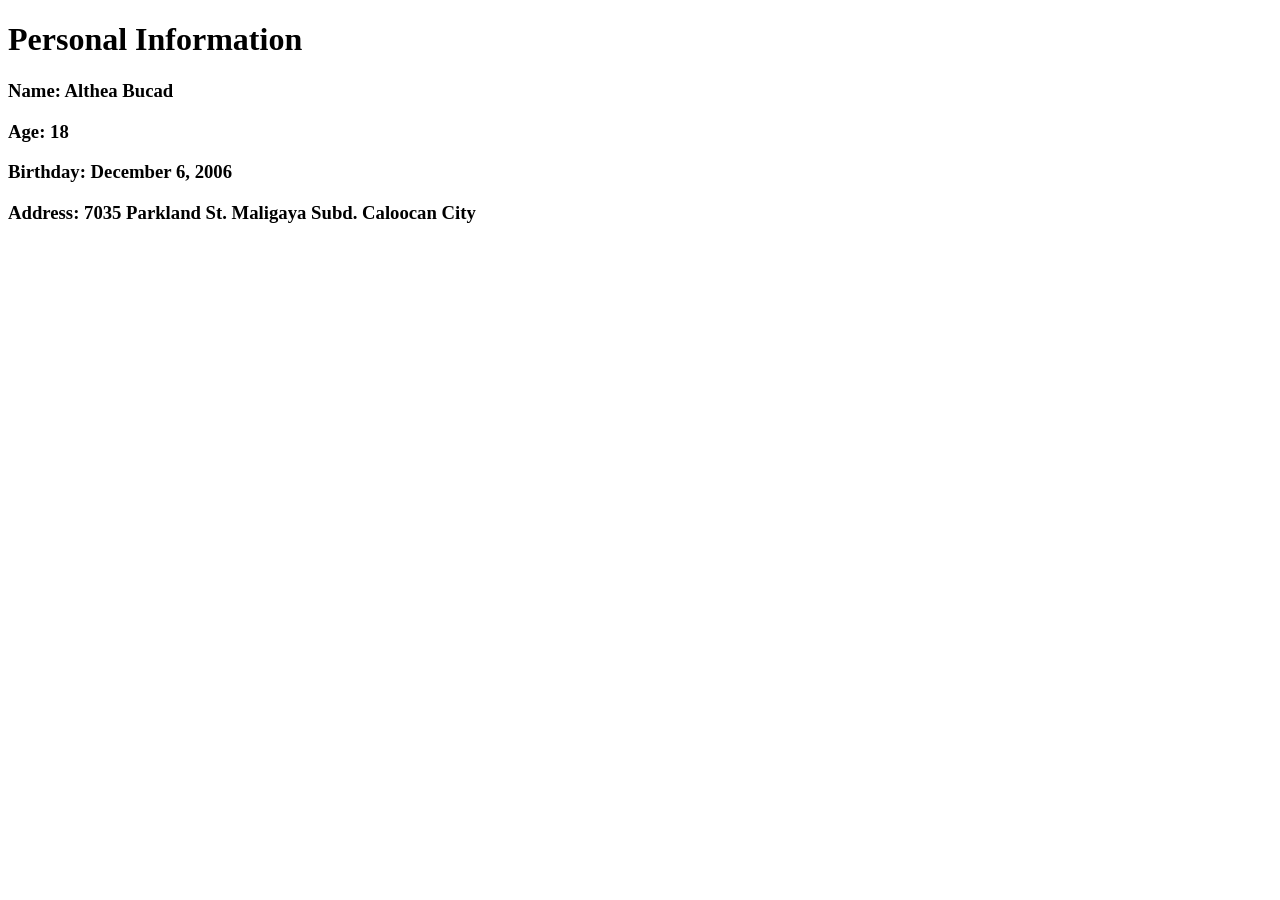
<file: Seatwork2.html>
<!DOCTYPE html>
<html lang="en">
<head>
    <meta charset="UTF-8">
    <meta name="viewport" content="width=device-width, initial-scale=1.0">
    <title>Seatwork 2</title>

</head>
<body>
    <h1>Personal Information</h1>
    <h3> <p>Name: Althea Bucad</p></h3>
    <h3>Age: 18</h3>
    <h3>Birthday: December 6, 2006</h3>
    <h3>Address: 7035 Parkland St. Maligaya Subd. Caloocan City</h3>


</body>
</html>
</file>
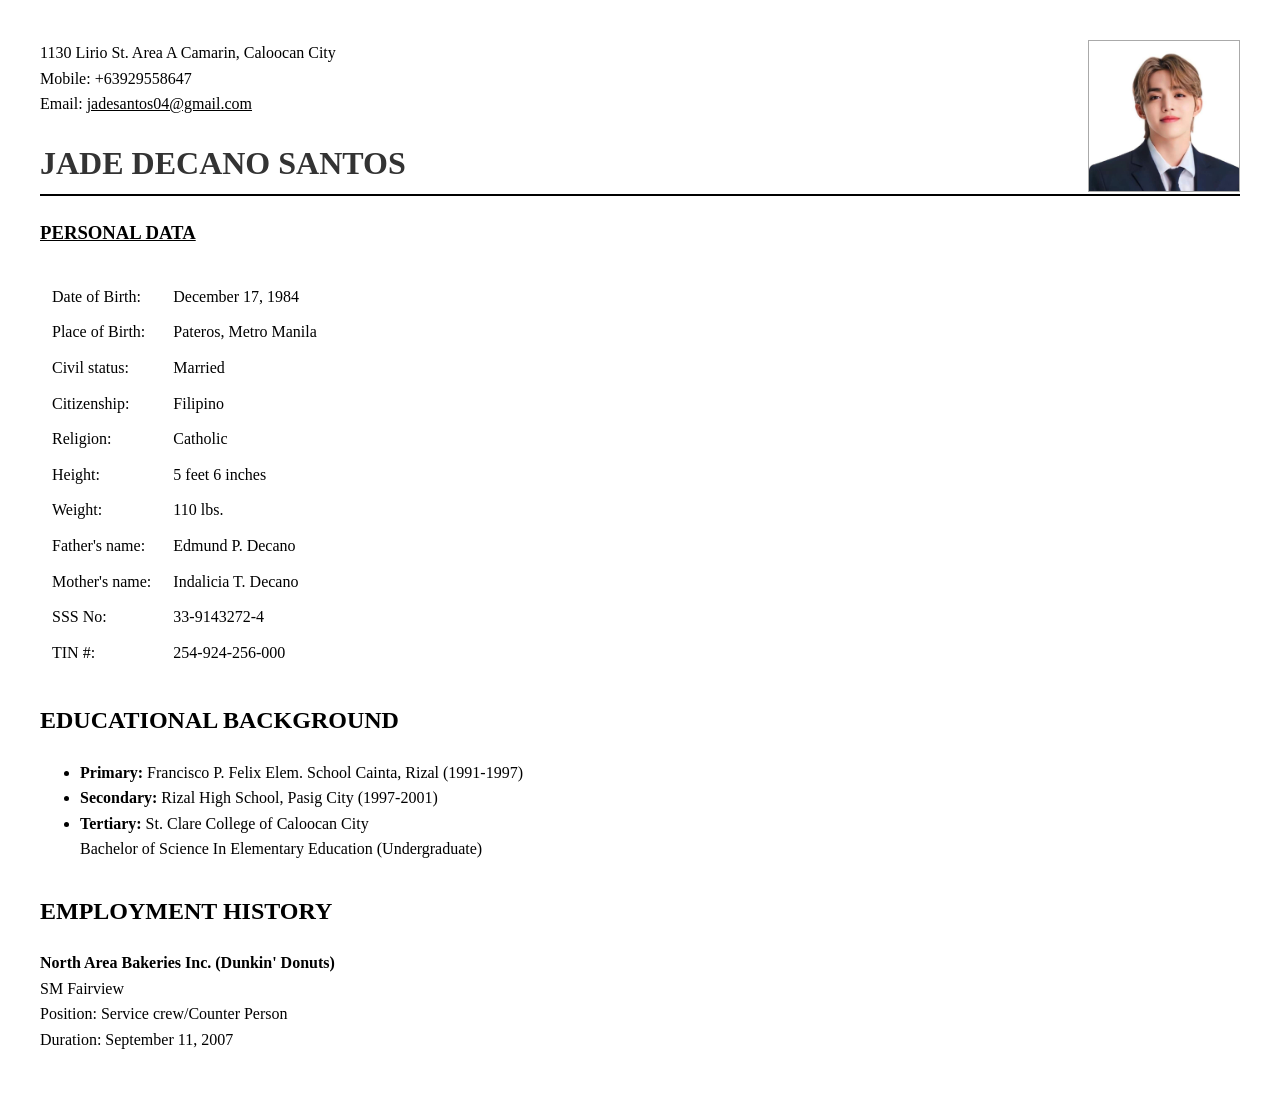
<file: seatwork3.html>
<!DOCTYPE html>
<html lang="en">
<head>
    <meta charset="UTF-8">
    <meta name="viewport" content="width=device-width, initial-scale=1.0">
    <title>Resume</title>
    
    <style>
        
    body{
        margin: 40px;
        line-height: 1.6;
    }

    h1{
        color: #333;
        border-bottom: 2px solid #000;
        padding-bottom: 5px;
    }

    .section{
        margin-top: 30px;
    }

    .profile-pic{
        float: right;
        width: 150px;
        height: auto;
        border: 1px solid #aaa;
    }

    .info-table td{
        padding: 4px 10px;
        vertical-align: top;
    }
    </style>
</head>
<body>

    <img src="1x1.jpg" alt="profile photo" class="profile-pic"

    <p>1130 Lirio St. Area A Camarin, Caloocan City <br>
       Mobile: +63929558647 <br>
       Email: <u>jadesantos04@gmail.com</u></p>

    <h1>JADE DECANO SANTOS</h1>

    <h3><b><u>PERSONAL DATA</u></b></h3>

    <div class="section">
    <table class="info-table">
        <tr><td> Date of Birth: </td><td>
        December 17, 1984</td></tr>

    <tr><td>Place of Birth: </td><td>
    Pateros, Metro Manila</td></tr>
    <tr><td>Civil status: </td><td>Married</td></tr>

    <tr><td>Citizenship: </td><td>Filipino</td></tr>

    <tr><td>Religion: </td><td>Catholic</td></tr>
    <tr><td>Height: </td><td>5 feet 6 inches</td></tr>
    <tr><td>Weight: </td><td>110 lbs.</td></tr>

    <tr><td>Father's name: </td><td>Edmund P. Decano</td></tr>
    <tr><td>Mother's name: </td><td>Indalicia T. Decano</td></tr>

    <tr><td>SSS No:</td><td>33-9143272-4</td></tr>
    <td>TIN #:</td><td>254-924-256-000</td></tr></tr>
    
    </table>
    </div>

    <div class="section">
        <h2>EDUCATIONAL BACKGROUND</h2>
        <ul>
            <li><strong>Primary: </strong>Francisco P. Felix Elem. School Cainta, Rizal (1991-1997)</li>
            <li><strong>Secondary: </strong>Rizal High School, Pasig City (1997-2001)</li>
            <li><strong>Tertiary: </strong>St. Clare College of Caloocan City<br>
                Bachelor of Science In Elementary Education (Undergraduate)
            </li>
        </ul>
    </div>

    <div class="section">
        <h2>EMPLOYMENT HISTORY</h2>
        <p><strong>North Area Bakeries Inc. (Dunkin' Donuts)</strong><br>
        SM Fairview<br>
        Position: Service crew/Counter Person<br>
        Duration: September 11, 2007
    </p>
    </div>
    

        
</body>
</html>
</file>
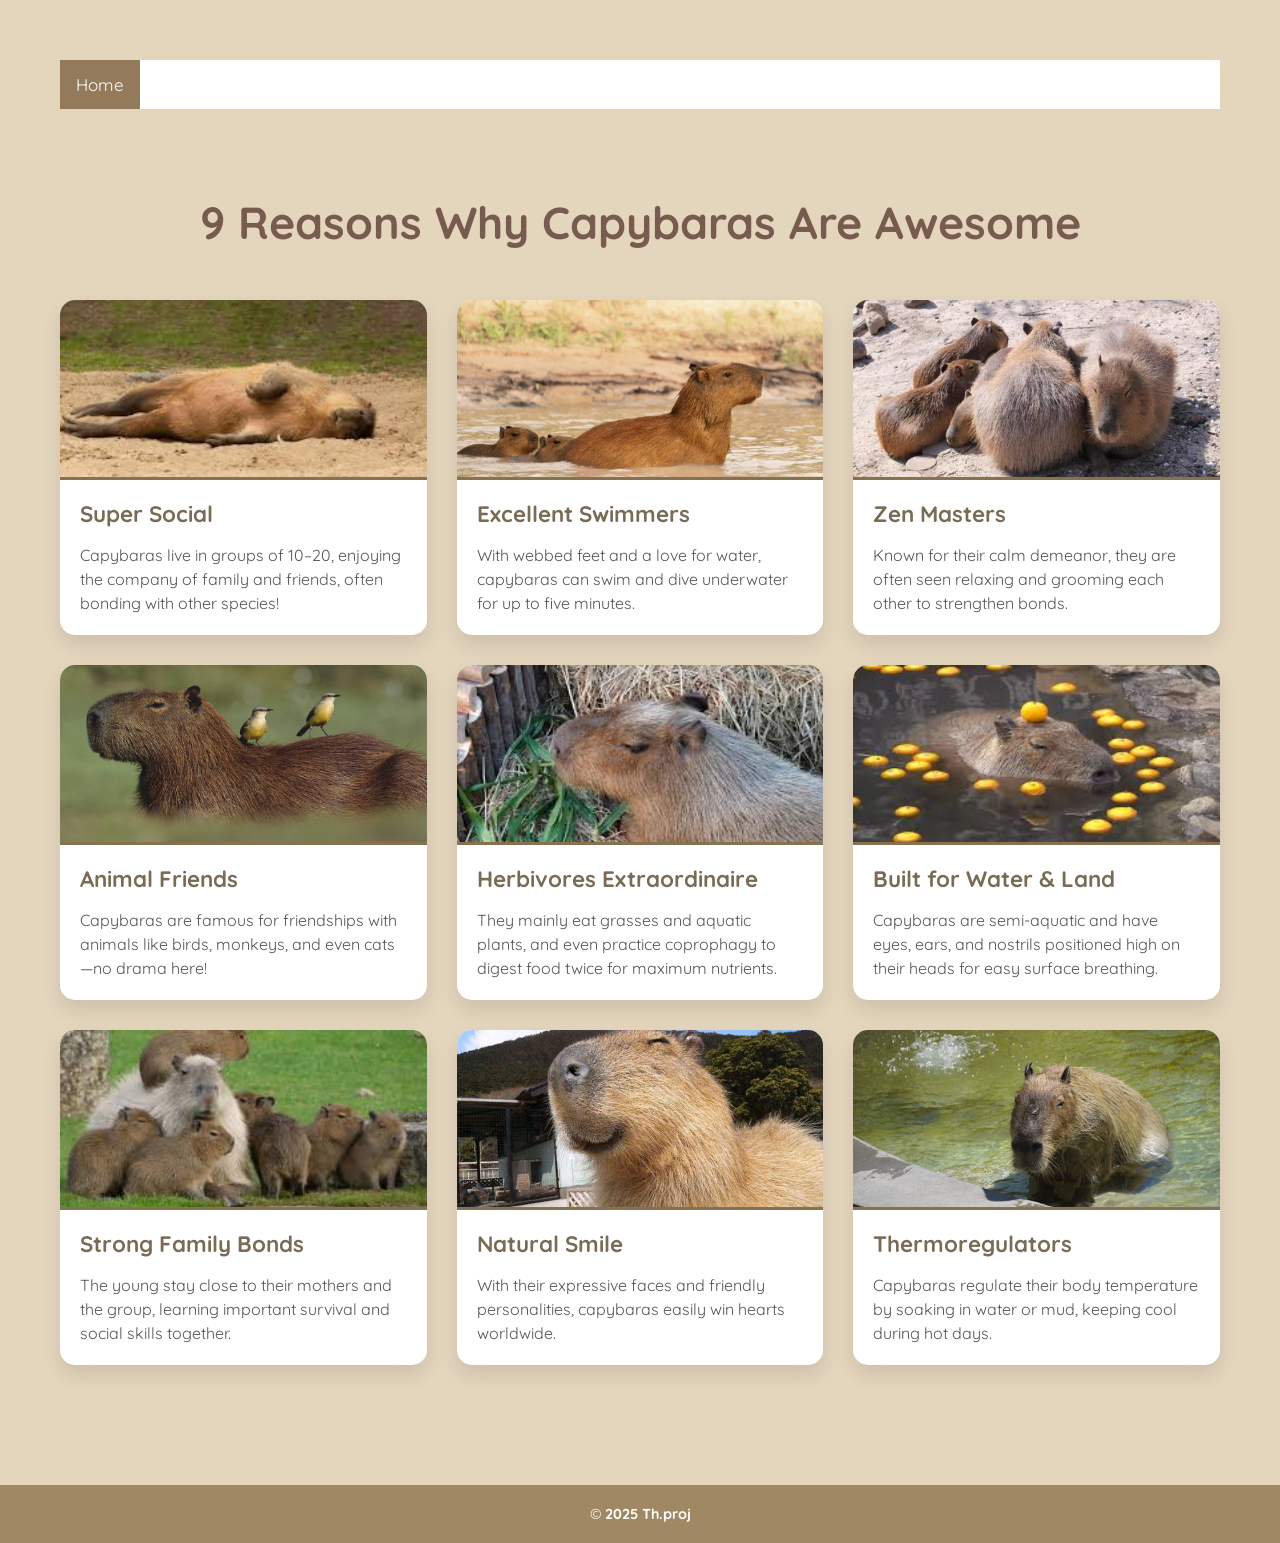
<file: webpage.html>
<!DOCTYPE html>
<html lang="en">
<head>
<meta charset="UTF-8" />
<meta name="viewport" content="width=device-width, initial-scale=1" />
<title>Capybara World</title>
<link href="https://fonts.googleapis.com/css2?family=Quicksand:wght@400;700&display=swap" rel="stylesheet" />
<style>
* {
box-sizing: border-box;
margin: 0;
padding: 0;
}

body {
font-family: 'Quicksand', sans-serif;
background-color: rgb(228, 213, 189);
color: #333;
scroll-behavior: smooth;
}

header {
background:  url('') no-repeat center center/cover;
height: 100vh;
color: rgb(80, 48, 48);
display: flex;
flex-direction: column;
justify-content: center;
align-items: center;
text-align: center;
padding: 0 20px;
}

header h1 {
font-size: 4rem;
text-shadow: 2px 2px 10px rgba(0, 0, 0, 0.6);
animation: fadeInUp 2s ease-out;
}

header p {
font-size: 1.5rem;
margin-top: 20px;
animation: fadeInUp 3s ease-out;
}


@keyframes
 fadeInUp {
from {
opacity: 0;
transform: translateY(20px);
}
to {
opacity: 1;
transform: translateY(0);
}
}

section {
padding: 60px 20px;
max-width: 1200px;
margin: auto;
}

section h2 {
text-align: center;
margin-bottom: 50px;
font-size: 2.8rem;
color: #775b4f;

}

.cards {
display: grid;
grid-template-columns: repeat(auto-fit, minmax(280px, 1fr));
gap: 30px;
}

.card {
background: white;
border-radius: 15px;
box-shadow: 0 10px 20px rgba(0, 0, 0, 0.1);
overflow: hidden;
transition: transform 0.3s ease, box-shadow 0.3s ease;
display: flex;
flex-direction: column;
cursor: pointer;
}

.card:hover {
transform: translateY(-10px);
box-shadow: 0 20px 40px rgba(0, 0, 0, 0.2);
}

.card img {
width: 100%;
height: 180px;
object-fit: cover;
border-bottom: 3px solid #867151;
transition: filter 0.3s ease;
}

.card:hover img {
filter: brightness(90%);
}

.card-content {
padding: 20px;
flex-grow: 1;
display: flex;
flex-direction: column;
justify-content: space-between;
}

.card-content h3 {
margin-bottom: 15px;
color: #796b55;
font-weight: 700;
font-size: 1.4rem;
}

.card-content p {
font-size: 1rem;
line-height: 1.5;
color: #555;
flex-grow: 1;
}

.topnav {
  overflow: hidden;
  background-color: #ffffff;
  margin-bottom: 85px;
}

.topnav a {
  float: left;
  color: #f2f2f2;
  text-align: center;
  padding: 14px 16px;
  text-decoration: none;
  font-size: 17px;
  margin-left: 13px;
 
  
}

.topnav a:hover {
  background-color: #f2f2f2;
  color: rgb(221, 191, 156);
}

.topnav a.active {
  background-color: #927a5a;
  color: white;
  margin-left: 0px;
}

footer {
background: rgb(160, 136, 101);
color: white;
text-align: center;
padding: 20px 10px;
margin-top: 60px;
font-size: 0.9rem;
}

@media
 (max-width: 768px) {
header h1 {
font-size: 2.8rem;
}

header p {
font-size: 1.2rem;
}
}
</style>
</head>
<body>

<section>

<div class="topnav" id="myTopnav">
<a href="c:\Users\Student-PC\Documents\Bucad\landingpage1.html" class="active">Home</a>
</div>


<h2>9 Reasons Why Capybaras Are Awesome</h2>
<div class="cards">
<div class="card">

<img src="capy in wild.jpg" alt="Capybara in the wild"/>
<div class="card-content">
<h3>Super Social</h3>
<p>Capybaras live in groups of 10–20, enjoying the company of family and friends, often bonding with other species!</p>
</div>
</div>
<div class="card">

<img src="capyb.jpg" alt="Capybara swimming" />
<div class="card-content">
<h3>Excellent Swimmers</h3>
<p>With webbed feet and a love for water, capybaras can swim and dive underwater for up to five minutes.</p>
</div>
</div>
<div class="card">

<img src="cappyy.jpeg" alt="Capybara chilling" />
<div class="card-content">
<h3>Zen Masters</h3>
<p>Known for their calm demeanor, they are often seen relaxing and grooming each other to strengthen bonds.</p>
</div>
</div>
<div class="card">

<img src="capy and bird.jpg" alt="Capybara and birds" />
<div class="card-content">
<h3>Animal Friends</h3>
<p>Capybaras are famous for friendships with animals like birds, monkeys, and even cats—no drama here!</p>
</div>
</div>
<div class="card">

<img src="capy eating grass.jpg" alt="Capybara eating grass" />
<div class="card-content">
<h3>Herbivores Extraordinaire</h3>
<p>They mainly eat grasses and aquatic plants, and even practice coprophagy to digest food twice for maximum nutrients.</p>
</div>
</div>
<div class="card">

<img src="capy in water.jpg" alt="Capybara relaxing in water" />
<div class="card-content">
<h3>Built for Water & Land</h3>
<p>Capybaras are semi-aquatic and have eyes, ears, and nostrils positioned high on their heads for easy surface breathing.</p>
</div>
</div>
<div class="card">

<img src="capyfam.jpg" alt="Capybara family" />
<div class="card-content">
<h3>Strong Family Bonds</h3>
<p>The young stay close to their mothers and the group, learning important survival and social skills together.</p>
</div>
</div>
<div class="card">

<img src="capy smiling.jpeg" alt="Capybara smiling" />
<div class="card-content">
<h3>Natural Smile</h3>
<p>With their expressive faces and friendly personalities, capybaras easily win hearts worldwide.</p>
</div>
</div>
<div class="card">

<img src="relaxing capy.jpeg" alt="Capybara relaxing with water droplets" />
<div class="card-content">
<h3>Thermoregulators</h3>
<p>Capybaras regulate their body temperature by soaking in water or mud, keeping cool during hot days.</p>
</div>
</div>
</div>
</section>
<footer>
<p>&copy; <b>2025 Th.proj</b></p>

</footer>
</body>
</html>
</file>
<file: templatemo_599_noir_fashion/templatemo-noir-fashion.css>
/*

TemplateMo 599 Noir Fashion

https://templatemo.com/tm-599-noir-fashion

*/

@charset "utf-8";
/* CSS Document */

* {
	margin: 0;
	padding: 0;
	box-sizing: border-box;
}

:root {
	--primary: #ffffff;
	--accent: #415a3c;
	--accent-hover: #000000;
	--text-light: #000000;
	--text-muted: #999;
	--bg-dark: #ffffff;
	--bg-section: #ffffff;
}

html {
	scroll-behavior: smooth;
}

section {
	scroll-margin-top: 70px;
}

body {
	font-family: 'Arial', sans-serif;
	background: var(--bg-dark);
	color: var(--text-light);
	overflow-x: hidden;
}

/* Navigation */
nav {
	position: fixed;
	width: 100%;
	padding: 20px 50px;
	z-index: 1000;
	background: rgba(150, 173, 150, 0.95);
	backdrop-filter: blur(10px);
	animation: slideDown 0.8s ease;
	transition: all 0.3s ease;
}

nav.scrolled {
	padding: 15px 50px;
	background: rgba(255, 255, 255, 0.98);
	box-shadow: 0 5px 20px rgba(0, 0, 0, 0.5);
}

.nav-container {
	display: flex;
	justify-content: space-between;
	align-items: center;
	max-width: 1400px;
	margin: 0 auto;
	flex-wrap: wrap;
	gap: 20px;
}

.logo-link {
	display: flex;
	align-items: center;
	text-decoration: none;
	transition: transform 0.3s ease;
}

.logo-link:hover {
	transform: scale(1.05);
}

.logo-svg {
	width: 40px;
	height: 40px;
	margin-right: 10px;
}

.logo-text {
	font-size: 28px;
	font-weight: 900;
	letter-spacing: -2px;
	background: linear-gradient(135deg, #fff, var(--accent));
	-webkit-background-clip: text;
	-webkit-text-fill-color: transparent;
}

.nav-links {
	display: flex;
	gap: 30px;
	list-style: none;
	align-items: center;
}

.nav-links a {
	color: var(--text-light);
	text-decoration: none;
	font-size: 13px;
	letter-spacing: 2px;
	text-transform: uppercase;
	position: relative;
	transition: all 0.3s ease;
	padding: 5px 10px;
	opacity: 0.7;
}

.nav-links a::before {
	content: '';
	position: absolute;
	top: 0;
	left: 0;
	width: 100%;
	height: 100%;
	background: var(--accent);
	opacity: 0;
	transform: skewX(-10deg);
	transition: all 0.3s ease;
	z-index: -1;
}

.nav-links a:hover {
	color: white;
	opacity: 1;
}

.nav-links a:hover::before {
	opacity: 1;
}

.nav-links a.active {
	color: rgb(0, 0, 0);
	opacity: 1;
}

.nav-links a.active::after {
	content: '';
	position: absolute;
	bottom: -8px;
	left: 50%;
	transform: translateX(-50%);
	width: 30px;
	height: 2px;
	background: var(--accent);
}

.nav-cta {
	background: var(--accent);
	color: white !important;
	padding: 10px 25px !important;
	border-radius: 25px;
	font-weight: 600;
	opacity: 1 !important;
}

.nav-cta:hover {
	background: var(--accent-hover);
	transform: translateY(-2px);
	box-shadow: 0 5px 15px rgba(255, 51, 102, 0.3);
}

.nav-cta::before {
	display: none;
}

/* Tablet screens */
@media (max-width: 900px) {
	.hero-container {
		grid-template-columns: 1fr;
		text-align: center;
		padding-top: 120px;
	}

	.hero-left {
		padding-right: 0;
		max-width: 600px;
		margin: 0 auto;
	}

	.hero-stats {
		justify-content: center;
	}

	.hero-right {
		display: none;
	}

	.grid {
		grid-template-columns: repeat(auto-fill, minmax(220px, 1fr));
	}

	.featured-container {
		grid-template-columns: 1fr;
		gap: 40px;
	}

	.featured-hero {
		grid-template-columns: 1fr;
		gap: 40px;
	}

	.featured-hero {
		grid-template-columns: 1fr;
		gap: 40px;
	}

	.featured-content {
		padding: 30px;
	}

	.featured-content h2 {
		font-size: 32px;
	}

	.feature-highlights {
		grid-template-columns: 1fr;
		gap: 20px;
	}

	.featured-image-section {
		height: 400px;
	}

	.testimonials-grid {
		grid-template-columns: 1fr;
		gap: 20px;
	}

	.testimonial-card {
		padding: 25px;
	}
}

/* Medium screens - stack navigation */
@media (max-width: 1070px) and (min-width: 769px) {
	nav {
		padding: 15px 30px;
	}

	.nav-container {
		flex-direction: column;
		gap: 15px;
	}

	.nav-links {
		width: 100%;
		justify-content: center;
	}

	.nav-links a {
		font-size: 12px;
	}

	nav.scrolled {
		padding: 10px 30px;
	}

	.hero-container {
		padding: 0 30px;
	}

	.hero-title {
		font-size: 60px;
	}

	.hero-image-wrapper {
		max-width: 400px;
	}

	.tag {
		display: none;
	}

	.featured-container {
		grid-template-columns: 1fr;
		gap: 40px;
	}

	.collections,
	.featured,
	.contact {
		padding-top: 120px;
	}

	section {
		scroll-margin-top: 100px;
	}
}

/* Mobile Menu */
.menu-toggle {
	display: none;
	flex-direction: column;
	cursor: pointer;
	z-index: 1001;
}

.menu-toggle span {
	width: 25px;
	height: 2px;
	background: var(--text-light);
	margin: 3px 0;
	transition: 0.3s;
}

.menu-toggle.active span:nth-child(1) {
	transform: rotate(45deg) translate(5px, 5px);
}

.menu-toggle.active span:nth-child(2) {
	opacity: 0;
}

.menu-toggle.active span:nth-child(3) {
	transform: rotate(-45deg) translate(7px, -6px);
}

.mobile-nav {
	display: none;
	position: fixed;
	top: 0;
	right: -100%;
	width: 100%;
	height: 100vh;
	background: rgba(0, 0, 0, 0.98);
	backdrop-filter: blur(20px);
	transition: right 0.3s ease;
	z-index: 999;
}

.mobile-nav.active {
	right: 0;
}

.mobile-nav-links {
	display: flex;
	flex-direction: column;
	align-items: center;
	justify-content: center;
	height: 100%;
	gap: 30px;
	list-style: none;
}

.mobile-nav-links a {
	color: var(--text-light);
	text-decoration: none;
	font-size: 24px;
	letter-spacing: 3px;
	text-transform: uppercase;
	transition: all 0.3s ease;
}

.mobile-nav-links a:hover {
	color: var(--accent);
	transform: translateX(10px);
}

/* Hero Section */
.hero {
	height: 100vh;
	position: relative;
	overflow: hidden;
	background: #ffffff;
}

.hero-bg {
	position: absolute;
	width: 100%;
	height: 100%;
	top: 0;
	left: 0;
}

.hero-bg::before {
	content: '';
	position: absolute;
	width: 150%;
	height: 150%;
	top: -25%;
	left: -25%;
	background: conic-gradient(from 180deg at 50% 50%, #ff3366 0deg, #000 60deg, #ff3366 120deg, #000 180deg, #ff3366 240deg, #000 300deg, #ff3366 360deg);
	animation: spin 20s linear infinite;
	opacity: 0.15;
}

.hero-bg::after {
	content: '';
	position: absolute;
	width: 100%;
	height: 100%;
	background: radial-gradient(circle at center, transparent 0%, rgba(0, 0, 0, 0.8) 100%);
}

@keyframes spin {
	from {
		transform: rotate(0deg);
	}

	to {
		transform: rotate(360deg);
	}
}

.hero-container {
	height: 100%;
	display: grid;
	grid-template-columns: 1fr 1fr;
	max-width: 1400px;
	margin: 0 auto;
	padding: 0 50px;
	position: relative;
	z-index: 2;
	align-items: center;
}

.hero-left {
	padding-right: 60px;
}

.hero-badge {
	display: inline-block;
	padding: 8px 20px;
	background: rgba(255, 51, 102, 0.1);
	border: 1px solid var(--accent);
	color: var(--accent);
	font-size: 11px;
	text-transform: uppercase;
	letter-spacing: 3px;
	margin-bottom: 30px;
	animation: slideInLeft 1s ease;
	position: relative;
	overflow: hidden;
}

.hero-badge::before {
	content: '';
	position: absolute;
	width: 30px;
	height: 100%;
	background: linear-gradient(90deg, transparent, rgba(255, 51, 102, 0.5), transparent);
	left: -30px;
	animation: shimmer 3s ease infinite;
}

@keyframes shimmer {
	0% {
		left: -30px;
	}

	100% {
		left: calc(100% + 30px);
	}
}

.hero-title {
	font-size: clamp(50px, 7vw, 90px);
	font-weight: 900;
	line-height: 1.1;
    margin-top: 75px;
	margin-bottom: 25px;
	position: relative;
}

.hero-title .line {
	display: block;
	overflow: hidden;
}

.hero-title .line span {
	display: inline-block;
	animation: slideUp 1s ease backwards;
}

.hero-title .line:nth-child(1) span {
	animation-delay: 0.2s;
}

.hero-title .line:nth-child(2) span {
	animation-delay: 0.3s;
}

.hero-title .line:nth-child(3) span {
	animation-delay: 0.4s;
}

.hero-title .accent {
	background: linear-gradient(90deg, #ff3366, #ff6690);
	-webkit-background-clip: text;
	-webkit-text-fill-color: transparent;
	font-style: italic;
}

@keyframes slideUp {
	from {
		transform: translateY(100%);
		opacity: 0;
	}

	to {
		transform: translateY(0);
		opacity: 1;
	}
}

@keyframes slideInLeft {
	from {
		transform: translateX(-50px);
		opacity: 0;
	}

	to {
		transform: translateX(0);
		opacity: 1;
	}
}

.hero-description {
	font-size: 18px;
	line-height: 1.6;
	color: #000;
	margin-bottom: 40px;
	animation: fadeIn 1s ease 0.6s backwards;
}

.hero-stats {
	display: flex;
	gap: 50px;
	margin-bottom: 50px;
	animation: fadeIn 1s ease 0.8s backwards;
}

.stat {
	position: relative;
}

.stat-number {
	font-size: 36px;
	font-weight: 900;
	color: var(--accent);
	display: block;
	margin-bottom: 5px;
}

.stat-label {
	font-size: 12px;
	text-transform: uppercase;
	letter-spacing: 2px;
	color: var(--text-muted);
}

.cta-group {
	display: flex;
	gap: 20px;
	animation: fadeIn 1s ease 1s backwards;
}

.cta-button {
	padding: 18px 40px;
	text-decoration: none;
	text-transform: uppercase;
	letter-spacing: 2px;
	font-weight: 600;
	font-size: 13px;
	position: relative;
	overflow: hidden;
	transition: all 0.4s ease;
	display: inline-block;
}

.cta-button.primary {
	background: var(--accent);
	color: white;
}

.cta-button.primary::before {
	content: '';
	position: absolute;
	top: 50%;
	left: 50%;
	width: 0;
	height: 0;
	background: rgba(255, 255, 255, 0.2);
	border-radius: 50%;
	transform: translate(-50%, -50%);
	transition: width 0.6s, height 0.6s;
}

.cta-button.primary:hover::before {
	width: 300px;
	height: 300px;
}

.cta-button.primary:hover {
	transform: translateY(-2px);
	box-shadow: 0 20px 40px rgba(255, 51, 102, 0.3);
}

.cta-button.outline {
	background: transparent;
	color: white;
	border: 1px solid rgba(255, 255, 255, 0.3);
	backdrop-filter: blur(10px);
}

.cta-button.outline:hover {
	background: rgba(255, 255, 255, 0.05);
	border-color: rgba(255, 255, 255, 0.5);
	transform: translateY(-2px);
}

.hero-right {
	position: relative;
	height: 100%;
	display: flex;
	align-items: center;
	justify-content: center;
}

.hero-image-wrapper {
	position: relative;
	width: 100%;
	max-width: 500px;
	height: 600px;
}

.hero-carousel {
	position: relative;
	width: 100%;
	height: 100%;
	border-radius: 10px;
	overflow: hidden;
	box-shadow: 0 20px 60px rgba(0, 0, 0, 0.5);
}

.carousel-slide {
	position: absolute;
	width: 100%;
	height: 100%;
	opacity: 0;
	transition: opacity 1.5s ease-in-out, transform 1.5s ease-in-out;
	transform: scale(1.1);
}

.carousel-slide.active {
	opacity: 1;
	transform: scale(1);
	animation: kenburns 12s ease-out;
}

@keyframes kenburns {
	0% {
		transform: scale(1);
	}

	100% {
		transform: scale(1.05);
	}
}

.carousel-slide img {
	width: 100%;
	height: 100%;
	object-fit: cover;
}

.carousel-indicators {
	position: absolute;
	bottom: 20px;
	left: 50%;
	transform: translateX(-50%);
	display: flex;
	gap: 10px;
	z-index: 10;
}

.indicator {
	width: 40px;
	height: 3px;
	background: rgba(255, 255, 255, 0.3);
	cursor: pointer;
	transition: all 0.3s ease;
	border-radius: 3px;
}

.indicator.active {
	background: var(--accent);
	width: 60px;
}

.carousel-overlay {
	position: absolute;
	top: 0;
	left: 0;
	width: 100%;
	height: 100%;
	background: linear-gradient(135deg, rgba(0, 0, 0, 0.2) 0%, transparent 50%, rgba(0, 0, 0, 0.3) 100%);
	pointer-events: none;
}

.floating-tags {
	position: absolute;
	width: 100%;
	height: 100%;
	pointer-events: none;
}

.tag {
	position: absolute;
	padding: 8px 16px;
	background: rgba(0, 0, 0, 0.8);
	border: 1px solid rgba(255, 255, 255, 0.1);
	backdrop-filter: blur(10px);
	color: white;
	font-size: 11px;
	text-transform: uppercase;
	letter-spacing: 1px;
	animation: fadeInScale 1s ease backwards;
}

.tag:nth-child(1) {
	top: 20%;
	left: -50px;
	animation-delay: 1.2s;
}

.tag:nth-child(2) {
	top: 40%;
	right: -60px;
	animation-delay: 1.4s;
}

.tag:nth-child(3) {
	bottom: 30%;
	left: -40px;
	animation-delay: 1.6s;
}

@keyframes fadeInScale {
	from {
		transform: scale(0.8);
		opacity: 0;
	}

	to {
		transform: scale(1);
		opacity: 1;
	}
}

.scroll-indicator {
	position: absolute;
	bottom: 30px;
	left: 50%;
	transform: translateX(-50%);
	animation: bounce 2s ease infinite;
	z-index: 3;
}

.scroll-indicator span {
	display: block;
	width: 30px;
	height: 50px;
	border: 2px solid rgba(255, 255, 255, 0.3);
	border-radius: 25px;
	position: relative;
}

.scroll-indicator span::after {
	content: '';
	display: block;
	width: 6px;
	height: 6px;
	background: var(--accent);
	border-radius: 50%;
	position: absolute;
	left: 50%;
	transform: translateX(-50%);
	top: 10px;
	animation: scrollDot 2s ease infinite;
}

@keyframes bounce {

	0%,
	100% {
		transform: translateX(-50%) translateY(0);
	}

	50% {
		transform: translateX(-50%) translateY(10px);
	}
}

@keyframes scrollDot {
	0% {
		top: 10px;
		opacity: 1;
	}

	50% {
		top: 30px;
		opacity: 0.5;
	}

	100% {
		top: 10px;
		opacity: 1;
	}
}

/* Collections Grid */
.collections {
	padding: 120px 50px 100px;
	max-width: 1400px;
	margin: 0 auto;
	position: relative;
}

.section-header {
	text-align: center;
	margin-bottom: 60px;
}

.section-title {
	font-size: 48px;
	letter-spacing: -2px;
	margin-bottom: 20px;
}

.section-subtitle {
	color: var(--text-muted);
	font-size: 18px;
	letter-spacing: 2px;
	text-transform: uppercase;
}

/* Category Tabs */
.category-tabs {
	display: flex;
	justify-content: center;
	gap: 30px;
	margin-bottom: 50px;
	flex-wrap: wrap;
}

.tab-btn {
	padding: 12px 30px;
	background: transparent;
	border: 1px solid var(--text-muted);
	color: var(--text-muted);
	cursor: pointer;
	text-transform: uppercase;
	letter-spacing: 2px;
	transition: all 0.3s ease;
	font-size: 12px;
}

.tab-btn.active,
.tab-btn:hover {
	background: var(--accent);
	border-color: var(--accent);
	color: white;
	transform: translateY(-2px);
}

.grid {
	display: grid;
	grid-template-columns: repeat(auto-fill, minmax(250px, 1fr));
	gap: 25px;
}

.collection-card {
	position: relative;
	background: linear-gradient(135deg, #1a1a1a, #0a0a0a);
	overflow: hidden;
	cursor: pointer;
	transition: all 0.5s ease;
	opacity: 0;
	animation: fadeInUp 0.6s ease forwards;
	border-radius: 8px;
}

.collection-card:nth-child(1) {
	animation-delay: 0.1s;
}

.collection-card:nth-child(2) {
	animation-delay: 0.2s;
}

.collection-card:nth-child(3) {
	animation-delay: 0.3s;
}

.collection-card:nth-child(4) {
	animation-delay: 0.4s;
}

.collection-card:nth-child(5) {
	animation-delay: 0.5s;
}

.collection-card:nth-child(6) {
	animation-delay: 0.6s;
}

.collection-card:nth-child(7) {
	animation-delay: 0.7s;
}

.collection-card:nth-child(8) {
	animation-delay: 0.8s;
}

.collection-thumbnail {
	width: 100%;
	height: 300px;
	background: linear-gradient(45deg, #2a2a2a, #1a1a1a);
	display: flex;
	align-items: center;
	justify-content: center;
	font-size: 50px;
	opacity: 0.3;
	transition: transform 0.5s ease, opacity 0.5s ease;
	position: relative;
	overflow: hidden;
}

.collection-thumbnail::after {
	content: '';
	position: absolute;
	top: 0;
	left: 0;
	width: 100%;
	height: 100%;
	background: linear-gradient(45deg, transparent 30%, rgba(255, 51, 102, 0.1) 50%, transparent 70%);
	transform: translateX(-100%);
	transition: transform 0.8s ease;
}

.collection-card:hover .collection-thumbnail::after {
	transform: translateX(100%);
}

.collection-thumbnail img {
	width: 100%;
	height: 100%;
	object-fit: cover;
}

.collection-card:hover .collection-thumbnail {
	transform: scale(1.05);
	opacity: 0.8;
}

.collection-card:hover {
	transform: translateY(-5px);
	box-shadow: 0 15px 30px rgba(255, 51, 102, 0.2);
}

.card-content {
	padding: 25px;
	background: rgba(0, 0, 0, 0.95);
}

.card-badge {
	display: inline-block;
	padding: 4px 12px;
	background: var(--accent);
	color: white;
	font-size: 9px;
	text-transform: uppercase;
	letter-spacing: 1px;
	margin-bottom: 12px;
	border-radius: 2px;
}

.card-title {
	font-size: 22px;
	margin-bottom: 8px;
	font-weight: 700;
}

.card-subtitle {
	color: var(--text-muted);
	text-transform: uppercase;
	letter-spacing: 1px;
	font-size: 11px;
	margin-bottom: 12px;
}

.card-price {
	font-size: 18px;
	color: var(--accent);
	font-weight: 600;
}

/* Featured Section */
.featured {
	padding: 120px 50px 100px;
	background: var(--bg-section);
	position: relative;
	overflow: hidden;
}

.featured::before {
	content: '';
	position: absolute;
	top: 0;
	left: 0;
	width: 100%;
	height: 100%;
	background: radial-gradient(circle at 30% 70%, var(--accent) 0%, transparent 50%);
	opacity: 0.05;
	z-index: 1;
}

.featured-container {
	max-width: 1400px;
	margin: 0 auto;
	position: relative;
	z-index: 2;
}

.featured-hero {
	display: grid;
	grid-template-columns: 1fr 1fr;
	gap: 80px;
	align-items: center;
	margin-bottom: 100px;
}

.featured-content h2 {
	font-size: 48px;
	margin-bottom: 20px;
	letter-spacing: -2px;
}

.featured-content .label {
	color: var(--accent);
	text-transform: uppercase;
	letter-spacing: 3px;
	font-size: 12px;
	margin-bottom: 20px;
	display: block;
}

.featured-content p {
	color: var(--text-muted);
	line-height: 1.8;
	margin-bottom: 30px;
	font-size: 16px;
}

.feature-highlights {
	display: grid;
	grid-template-columns: repeat(3, 1fr);
	gap: 30px;
	margin-bottom: 40px;
}

.highlight-item {
	padding: 25px;
	background: rgba(255, 255, 255, 0.02);
	border: 1px solid rgba(255, 255, 255, 0.05);
	border-radius: 8px;
	text-align: center;
	transition: all 0.3s ease;
}

.highlight-item:hover {
	background: rgba(255, 255, 255, 0.05);
	border-color: var(--accent);
	transform: translateY(-5px);
}

.highlight-icon {
	width: 60px;
	height: 60px;
	background: linear-gradient(135deg, var(--accent), #ff6690);
	border-radius: 50%;
	display: flex;
	align-items: center;
	justify-content: center;
	margin: 0 auto 20px;
	font-size: 24px;
}

.highlight-title {
	font-size: 18px;
	font-weight: 600;
	margin-bottom: 10px;
	color: white;
}

.highlight-desc {
	color: var(--text-muted);
	font-size: 14px;
	line-height: 1.5;
}

.featured-image-section {
	position: relative;
	height: 500px;
	border-radius: 12px;
	overflow: hidden;
	background: linear-gradient(135deg, #2a2a2a, #1a1a1a);
}

.featured-image-grid {
	display: grid;
	grid-template-columns: 2fr 1fr;
	grid-template-rows: 1fr 1fr;
	gap: 2px;
	height: 100%;
}

.featured-img {
	background: linear-gradient(45deg, #333, #222);
	display: flex;
	align-items: center;
	justify-content: center;
	color: var(--text-muted);
	font-size: 14px;
	transition: transform 0.3s ease;
	position: relative;
	overflow: hidden;
}

.featured-img img {
	width: 100%;
	height: 100%;
	object-fit: cover;
	transition: transform 0.3s ease;
}

.featured-img:hover img {
	transform: scale(1.05);
}

.featured-img:hover {
	transform: scale(1.02);
}

.featured-img:first-child {
	grid-row: 1 / 3;
	background: linear-gradient(135deg, #444, #222);
	font-size: 18px;
}

.featured-img::before {
	content: '';
	position: absolute;
	top: 0;
	left: 0;
	width: 100%;
	height: 100%;
	background: linear-gradient(45deg, transparent 30%, rgba(255, 51, 102, 0.1) 50%, transparent 70%);
	transform: translateX(-100%);
	transition: transform 0.8s ease;
}

.featured-img:hover::before {
	transform: translateX(100%);
}

.feature-cta {
	display: inline-block;
	padding: 18px 50px;
	background: var(--accent);
	color: white;
	text-decoration: none;
	text-transform: uppercase;
	letter-spacing: 2px;
	font-weight: 600;
	transition: all 0.3s ease;
	margin-top: 20px;
	border-radius: 4px;
}

.feature-cta:hover {
	background: var(--accent-hover);
	transform: translateY(-2px);
	box-shadow: 0 10px 30px rgba(255, 51, 102, 0.4);
}

/* Testimonials */
.testimonials {
	margin-top: 60px;
}

.testimonials-header {
	text-align: center;
	margin-bottom: 50px;
}

.testimonials-header h3 {
	font-size: 32px;
	margin-bottom: 15px;
	letter-spacing: -1px;
}

.testimonials-grid {
	display: grid;
	grid-template-columns: repeat(auto-fit, minmax(300px, 1fr));
	gap: 30px;
}

.testimonial-card {
	padding: 40px;
	background: rgba(255, 255, 255, 0.02);
	border: 1px solid rgba(255, 255, 255, 0.05);
	border-radius: 12px;
	position: relative;
	transition: all 0.3s ease;
}

.testimonial-card:hover {
	background: rgba(255, 255, 255, 0.05);
	transform: translateY(-5px);
}

.testimonial-quote {
	font-size: 16px;
	line-height: 1.6;
	color: var(--text-light);
	margin-bottom: 25px;
	font-style: italic;
}

.testimonial-author {
	display: flex;
	align-items: center;
	gap: 15px;
}

.author-avatar {
	width: 50px;
	height: 50px;
	background: linear-gradient(135deg, var(--accent), #ff6690);
	border-radius: 50%;
	display: flex;
	align-items: center;
	justify-content: center;
	color: white;
	font-weight: 600;
	font-size: 18px;
}

.author-info h4 {
	font-size: 16px;
	margin-bottom: 5px;
	color: white;
}

.author-info p {
	font-size: 14px;
	color: var(--text-muted);
}

.testimonial-rating {
	position: absolute;
	top: 20px;
	right: 20px;
	color: var(--accent);
	font-size: 14px;
}

/* Newsletter Section */
.newsletter {
	padding: 120px 50px 100px;
	background: linear-gradient(135deg, var(--accent), #cc0044);
	text-align: center;
}

.newsletter-content {
	max-width: 600px;
	margin: 0 auto;
}

.newsletter h2 {
	font-size: 42px;
	margin-bottom: 20px;
}

.newsletter p {
	font-size: 18px;
	margin-bottom: 40px;
	opacity: 0.9;
}

.newsletter-form {
	display: flex;
	gap: 10px;
	max-width: 500px;
	margin: 0 auto;
}

.newsletter-input {
	flex: 1;
	padding: 18px 25px;
	background: rgba(255, 255, 255, 0.1);
	border: 2px solid rgba(255, 255, 255, 0.3);
	color: white;
	font-size: 16px;
	transition: all 0.3s ease;
}

.newsletter-input::placeholder {
	color: rgba(255, 255, 255, 0.7);
}

.newsletter-input:focus {
	outline: none;
	background: rgba(255, 255, 255, 0.2);
	border-color: white;
}

.newsletter-btn {
	padding: 18px 40px;
	background: white;
	color: var(--accent);
	border: none;
	font-weight: 600;
	text-transform: uppercase;
	letter-spacing: 2px;
	cursor: pointer;
	transition: all 0.3s ease;
}

.newsletter-btn:hover {
	transform: translateY(-2px);
	box-shadow: 0 10px 20px rgba(0, 0, 0, 0.2);
}

/* Contact Section */
.contact {
	padding: 120px 50px 100px;
	background: var(--bg-section);
}

.contact-container {
	max-width: 1400px;
	margin: 0 auto;
}

.contact-header {
	text-align: center;
	margin-bottom: 60px;
}

.contact-content {
	display: grid;
	grid-template-columns: 1fr 1fr;
	gap: 60px;
	margin-bottom: 60px;
}

.contact-form-wrapper {
	background: linear-gradient(135deg, #1a1a1a, #0a0a0a);
	padding: 50px;
	border-radius: 10px;
	position: relative;
	overflow: hidden;
}

.contact-form-wrapper::before {
	content: '';
	position: absolute;
	top: -50%;
	right: -50%;
	width: 200%;
	height: 200%;
	background: radial-gradient(circle, var(--accent) 0%, transparent 70%);
	opacity: 0.05;
	animation: rotate 30s linear infinite;
}

.form-group {
	margin-bottom: 25px;
	position: relative;
}

.form-group label {
	display: block;
	margin-bottom: 8px;
	color: var(--text-muted);
	font-size: 12px;
	text-transform: uppercase;
	letter-spacing: 2px;
}

.form-group input,
.form-group textarea {
	width: 100%;
	padding: 15px;
	background: rgba(255, 255, 255, 0.05);
	border: 1px solid rgba(255, 255, 255, 0.1);
	color: white;
	font-size: 16px;
	transition: all 0.3s ease;
	font-family: 'Arial', sans-serif;
}

.form-group input:focus,
.form-group textarea:focus {
	outline: none;
	background: rgba(255, 255, 255, 0.08);
	border-color: var(--accent);
	box-shadow: 0 0 20px rgba(255, 51, 102, 0.1);
}

.form-group input::placeholder,
.form-group textarea::placeholder {
	color: rgba(255, 255, 255, 0.3);
}

.form-group textarea {
	resize: vertical;
	min-height: 120px;
}

.form-row {
	display: grid;
	grid-template-columns: 1fr 1fr;
	gap: 20px;
}

.form-submit {
	background: var(--accent);
	color: white;
	padding: 18px 50px;
	border: none;
	font-size: 14px;
	font-weight: 600;
	text-transform: uppercase;
	letter-spacing: 2px;
	cursor: pointer;
	transition: all 0.3s ease;
	width: 100%;
	position: relative;
	overflow: hidden;
}

.form-submit::before {
	content: '';
	position: absolute;
	top: 50%;
	left: 50%;
	width: 0;
	height: 0;
	background: rgba(255, 255, 255, 0.2);
	border-radius: 50%;
	transform: translate(-50%, -50%);
	transition: width 0.6s, height 0.6s;
}

.form-submit:hover::before {
	width: 300px;
	height: 300px;
}

.form-submit:hover {
	transform: translateY(-2px);
	box-shadow: 0 10px 30px rgba(255, 51, 102, 0.4);
}

.contact-info {
	padding: 50px;
	background: linear-gradient(135deg, rgba(255, 51, 102, 0.08), rgba(255, 51, 102, 0.02));
	border-radius: 10px;
	border: 1px solid rgba(255, 51, 102, 0.1);
}

.info-item {
	margin-bottom: 50px;
	display: flex;
	align-items: start;
	gap: 20px;
	transition: all 0.3s ease;
}

.info-item:hover {
	transform: translateX(5px);
}

.info-icon {
	width: 60px;
	height: 60px;
	background: linear-gradient(135deg, var(--accent), #ff6690);
	border-radius: 12px;
	display: flex;
	align-items: center;
	justify-content: center;
	font-size: 24px;
	flex-shrink: 0;
	box-shadow: 0 5px 15px rgba(255, 51, 102, 0.2);
}

.info-content h3 {
	font-size: 18px;
	margin-bottom: 12px;
	text-transform: uppercase;
	letter-spacing: 1.5px;
	font-weight: 700;
}

.info-content p {
	color: var(--text-muted);
	line-height: 1.8;
	font-size: 15px;
}

.info-content a {
	color: var(--accent);
	text-decoration: none;
	transition: all 0.3s ease;
	font-weight: 600;
}

.info-content a:hover {
	color: var(--accent-hover);
	text-decoration: underline;
}

/* Map Section */
.map-section {
	position: relative;
	height: 400px;
	background: linear-gradient(135deg, #1a1a1a, #2a2a2a);
	overflow: hidden;
	margin-top: 60px;
	border-radius: 8px;
	box-shadow: 0 10px 30px rgba(0, 0, 0, 0.5);
}

.map-container {
	width: 100%;
	height: 100%;
	position: relative;
	background: #111;
}

.map-container iframe {
	width: 100%;
	height: 100%;
	border: none;
	border-radius: 8px;
	filter: brightness(0.8) contrast(1.2) invert(1) hue-rotate(180deg) saturate(0.3);
}

.map-placeholder {
	text-align: center;
	color: var(--text-muted);
	width: 100%;
	height: 100%;
}

/* Footer */
footer {
	background: #000;
	padding: 80px 50px 30px;
	border-top: 1px solid #222;
}

.footer-content {
	max-width: 1400px;
	margin: 0 auto;
	display: grid;
	grid-template-columns: 2fr 1fr 1fr 1fr;
	gap: 60px;
	margin-bottom: 60px;
}

.footer-brand h3 {
	font-size: 32px;
	margin-bottom: 20px;
	background: linear-gradient(135deg, #fff, var(--accent));
	-webkit-background-clip: text;
	-webkit-text-fill-color: transparent;
}

.footer-brand p {
	color: var(--text-muted);
	line-height: 1.8;
	margin-bottom: 30px;
}

.social-links {
	display: flex;
	gap: 15px;
}

.social-link {
	width: 40px;
	height: 40px;
	border: 1px solid var(--text-muted);
	border-radius: 50%;
	display: flex;
	align-items: center;
	justify-content: center;
	color: var(--text-muted);
	text-decoration: none;
	transition: all 0.3s ease;
}

.social-link:hover {
	background: var(--accent);
	border-color: var(--accent);
	color: white;
	transform: translateY(-3px);
}

.footer-column h4 {
	font-size: 14px;
	text-transform: uppercase;
	letter-spacing: 2px;
	margin-bottom: 25px;
	color: white;
}

.footer-column ul {
	list-style: none;
}

.footer-column a {
	color: var(--text-muted);
	text-decoration: none;
	display: block;
	padding: 8px 0;
	transition: all 0.3s ease;
}

.footer-column a:hover {
	color: var(--accent);
	transform: translateX(5px);
}

.footer-bottom {
	max-width: 1400px;
	margin: 0 auto;
	padding-top: 30px;
	border-top: 1px solid #222;
	display: flex;
	justify-content: space-between;
	align-items: center;
	flex-wrap: wrap;
	gap: 20px;
}

.footer-bottom p {
	color: var(--text-muted);
	font-size: 14px;
}

.payment-methods {
	display: flex;
	gap: 15px;
}

.payment-icon {
	width: 40px;
	height: 25px;
	background: rgba(255, 255, 255, 0.1);
	border-radius: 4px;
	display: flex;
	align-items: center;
	justify-content: center;
	font-size: 10px;
	color: var(--text-muted);
}

/* Animations */
@keyframes fadeInUp {
	from {
		transform: translateY(40px);
		opacity: 0;
	}

	to {
		transform: translateY(0);
		opacity: 1;
	}
}

@keyframes fadeIn {
	from {
		opacity: 0;
	}

	to {
		opacity: 1;
	}
}

@keyframes rotate {
	from {
		transform: rotate(0deg);
	}

	to {
		transform: rotate(360deg);
	}
}

@keyframes slideDown {
	from {
		transform: translateY(-100%);
		opacity: 0;
	}

	to {
		transform: translateY(0);
		opacity: 1;
	}
}

/* Responsive */
@media (max-width: 768px) {
	nav {
		padding: 15px 20px;
	}

	.nav-links {
		display: none;
	}

	.menu-toggle {
		display: flex;
	}

	.mobile-nav {
		display: block;
	}

	.hero-container {
		grid-template-columns: 1fr;
		padding: 0 20px;
		text-align: center;
	}

	.hero-left {
		padding-right: 0;
		padding-top: 100px;
	}

	.hero-title {
		font-size: 50px;
	}

	.hero-stats {
		justify-content: center;
		gap: 30px;
	}

	.stat-number {
		font-size: 28px;
	}

	.hero-right {
		display: none;
	}

	.cta-group {
		flex-direction: column;
		align-items: center;
	}

	.cta-button {
		width: 220px;
		text-align: center;
		padding: 16px 30px;
	}

	.collections,
	.featured,
	.contact {
		padding: 80px 20px 50px;
	}

	section {
		scroll-margin-top: 60px;
	}

	.grid {
		grid-template-columns: repeat(auto-fill, minmax(200px, 1fr));
		gap: 15px;
	}

	.collection-thumbnail {
		height: 250px;
	}

	.card-content {
		padding: 20px;
	}

	.featured-container {
		grid-template-columns: 1fr;
		gap: 30px;
	}

	.featured-content {
		padding: 25px;
	}

	.featured-content h2 {
		font-size: 32px;
	}

	.feature-timeline {
		padding: 20px;
	}

	.timeline-item {
		padding-left: 35px;
	}

	.feature-progress {
		margin: 25px 0;
	}

	.progress-item {
		margin-bottom: 20px;
	}

	.contact-content {
		grid-template-columns: 1fr;
		gap: 40px;
	}

	.contact-form-wrapper {
		padding: 30px;
	}

	.form-row {
		grid-template-columns: 1fr;
	}

	.contact-info {
		padding: 30px 20px;
	}

	.map-section {
		height: 300px;
		margin-top: 40px;
	}

	.footer-content {
		grid-template-columns: 1fr;
		gap: 40px;
	}

	.footer-bottom {
		flex-direction: column;
		text-align: center;
	}
}
</file>
